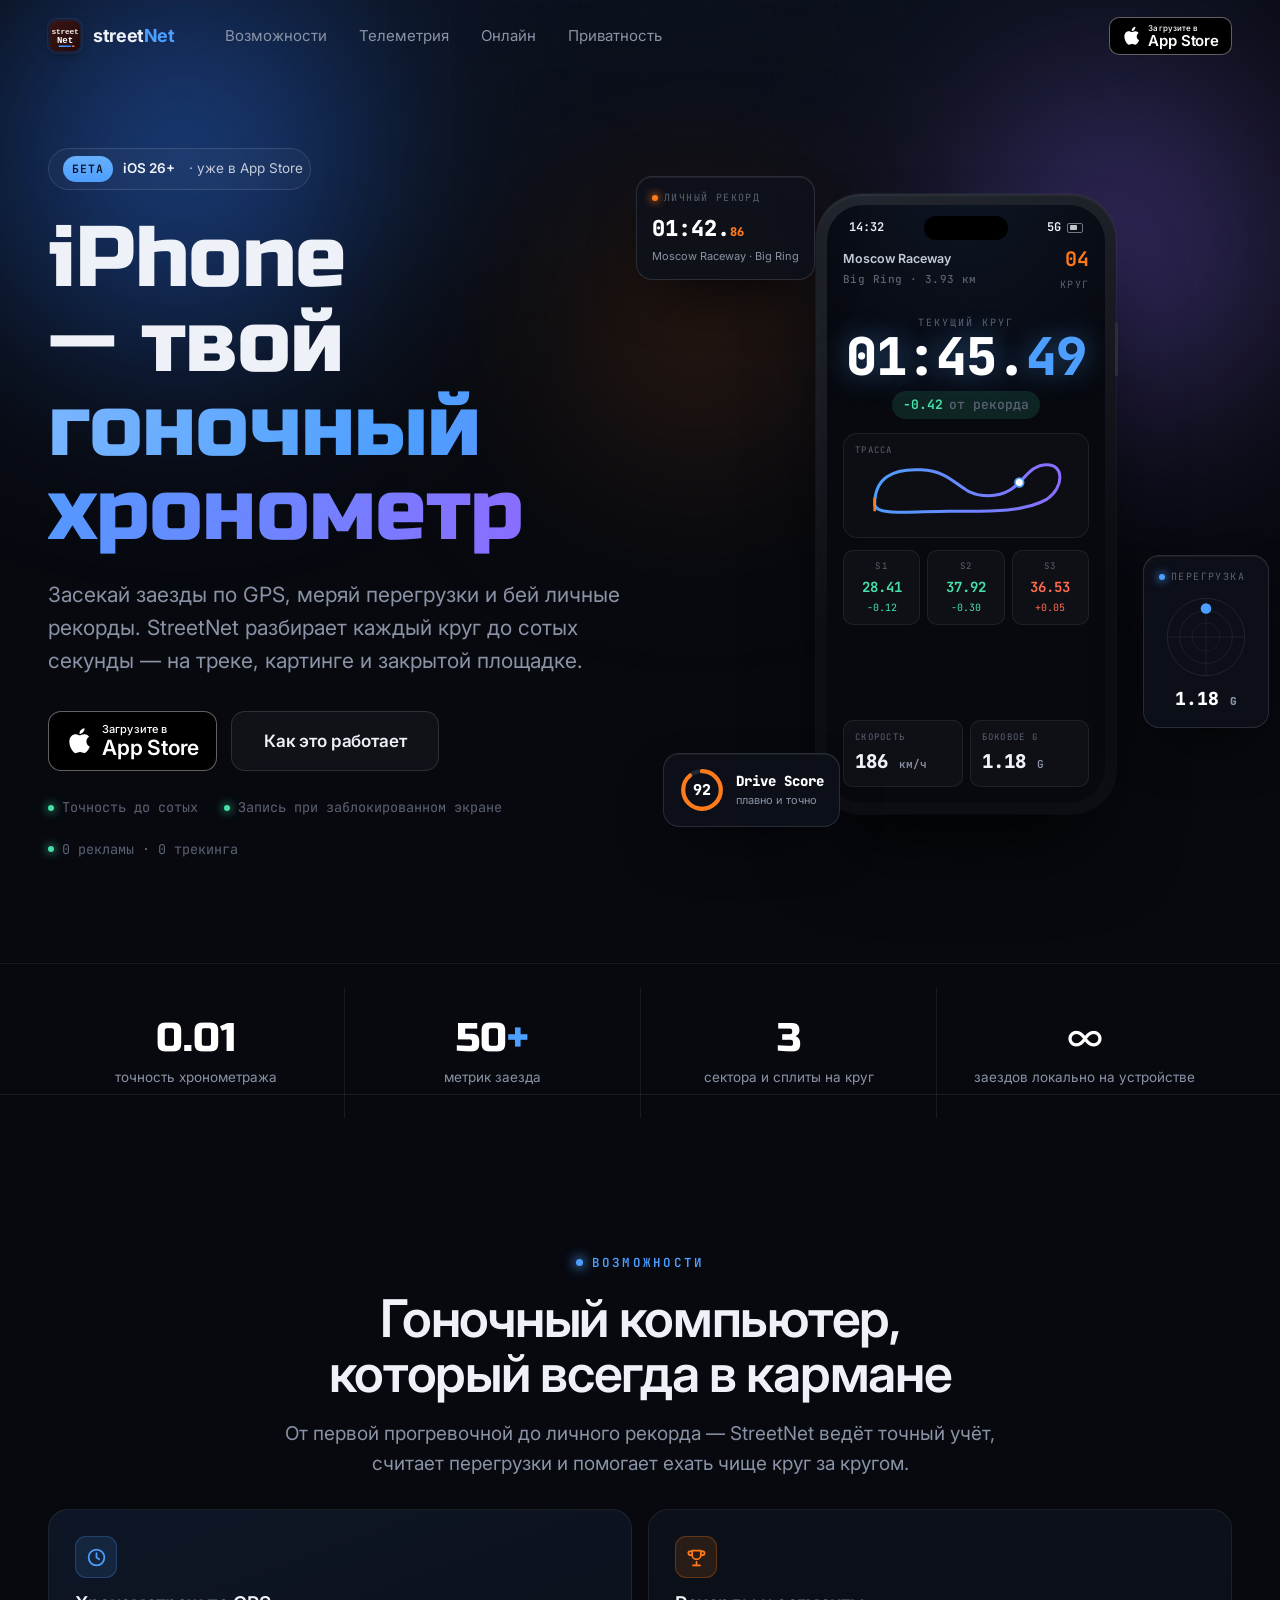
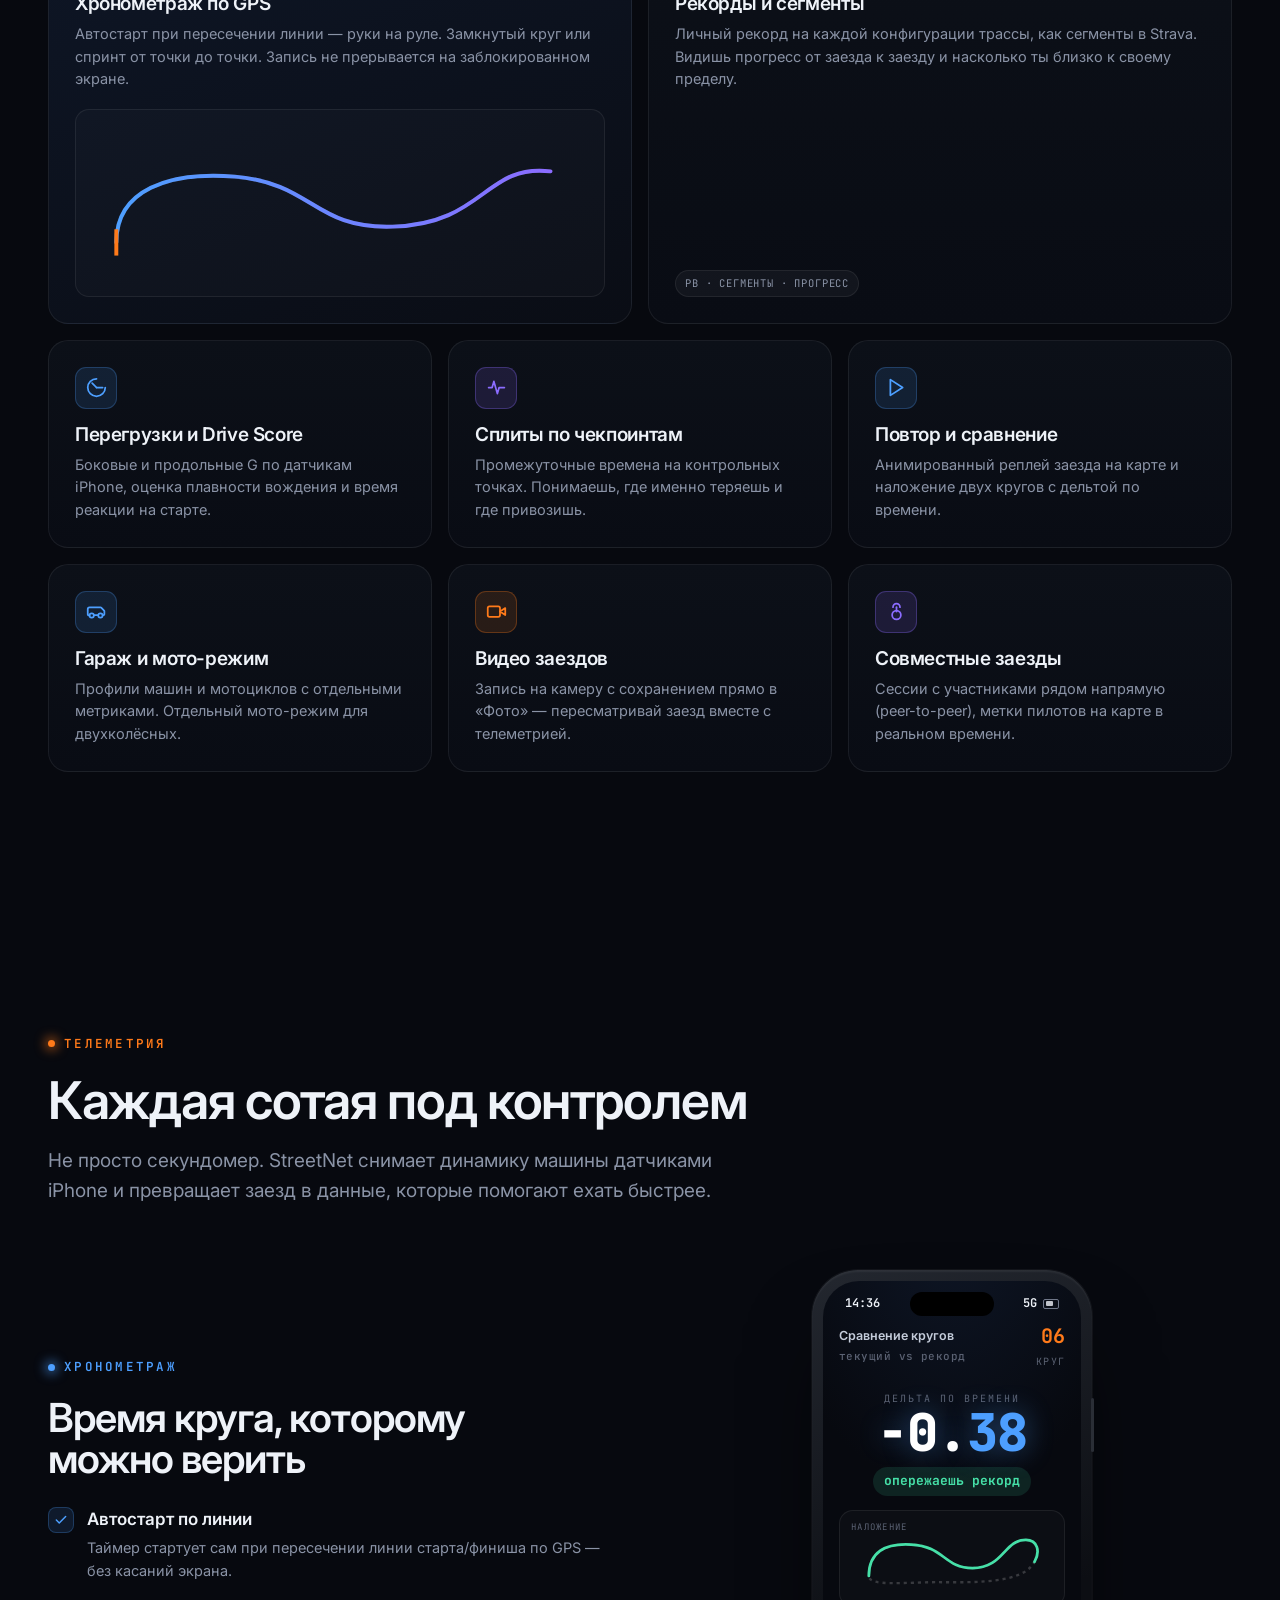
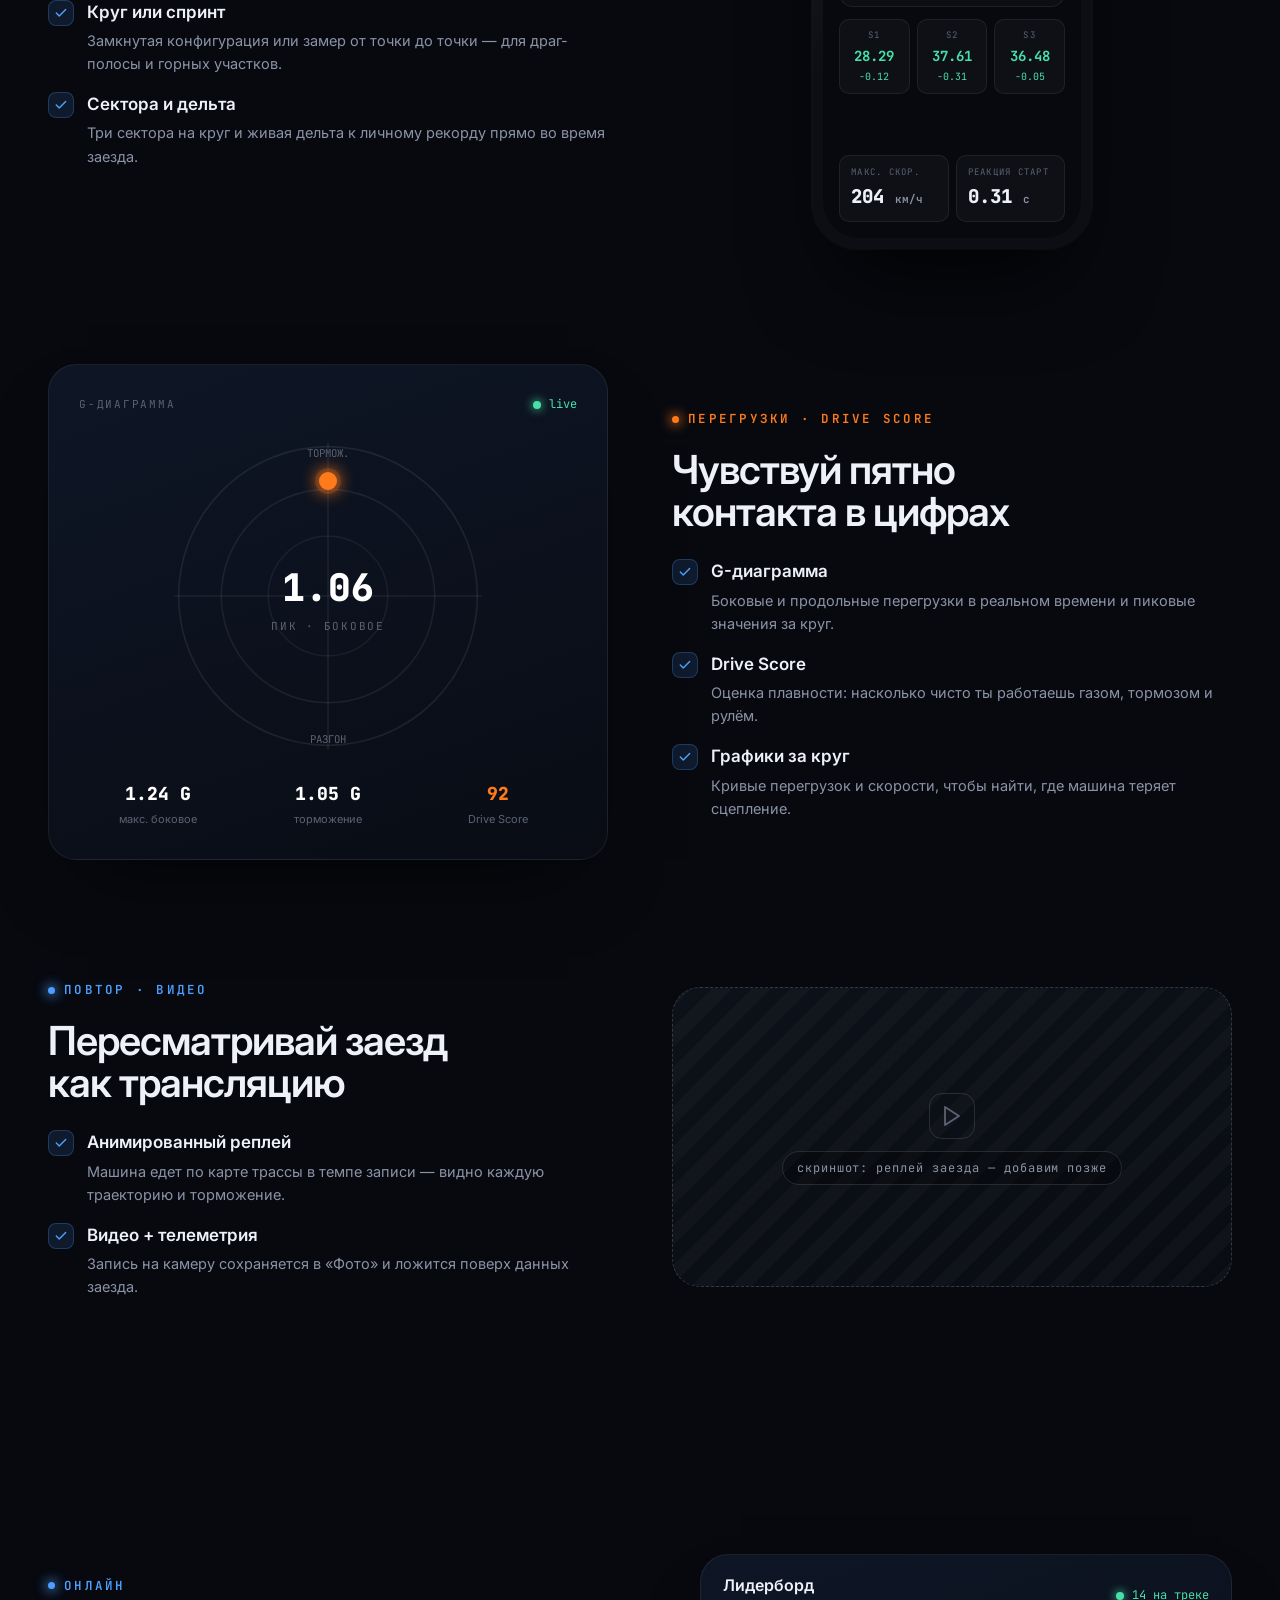
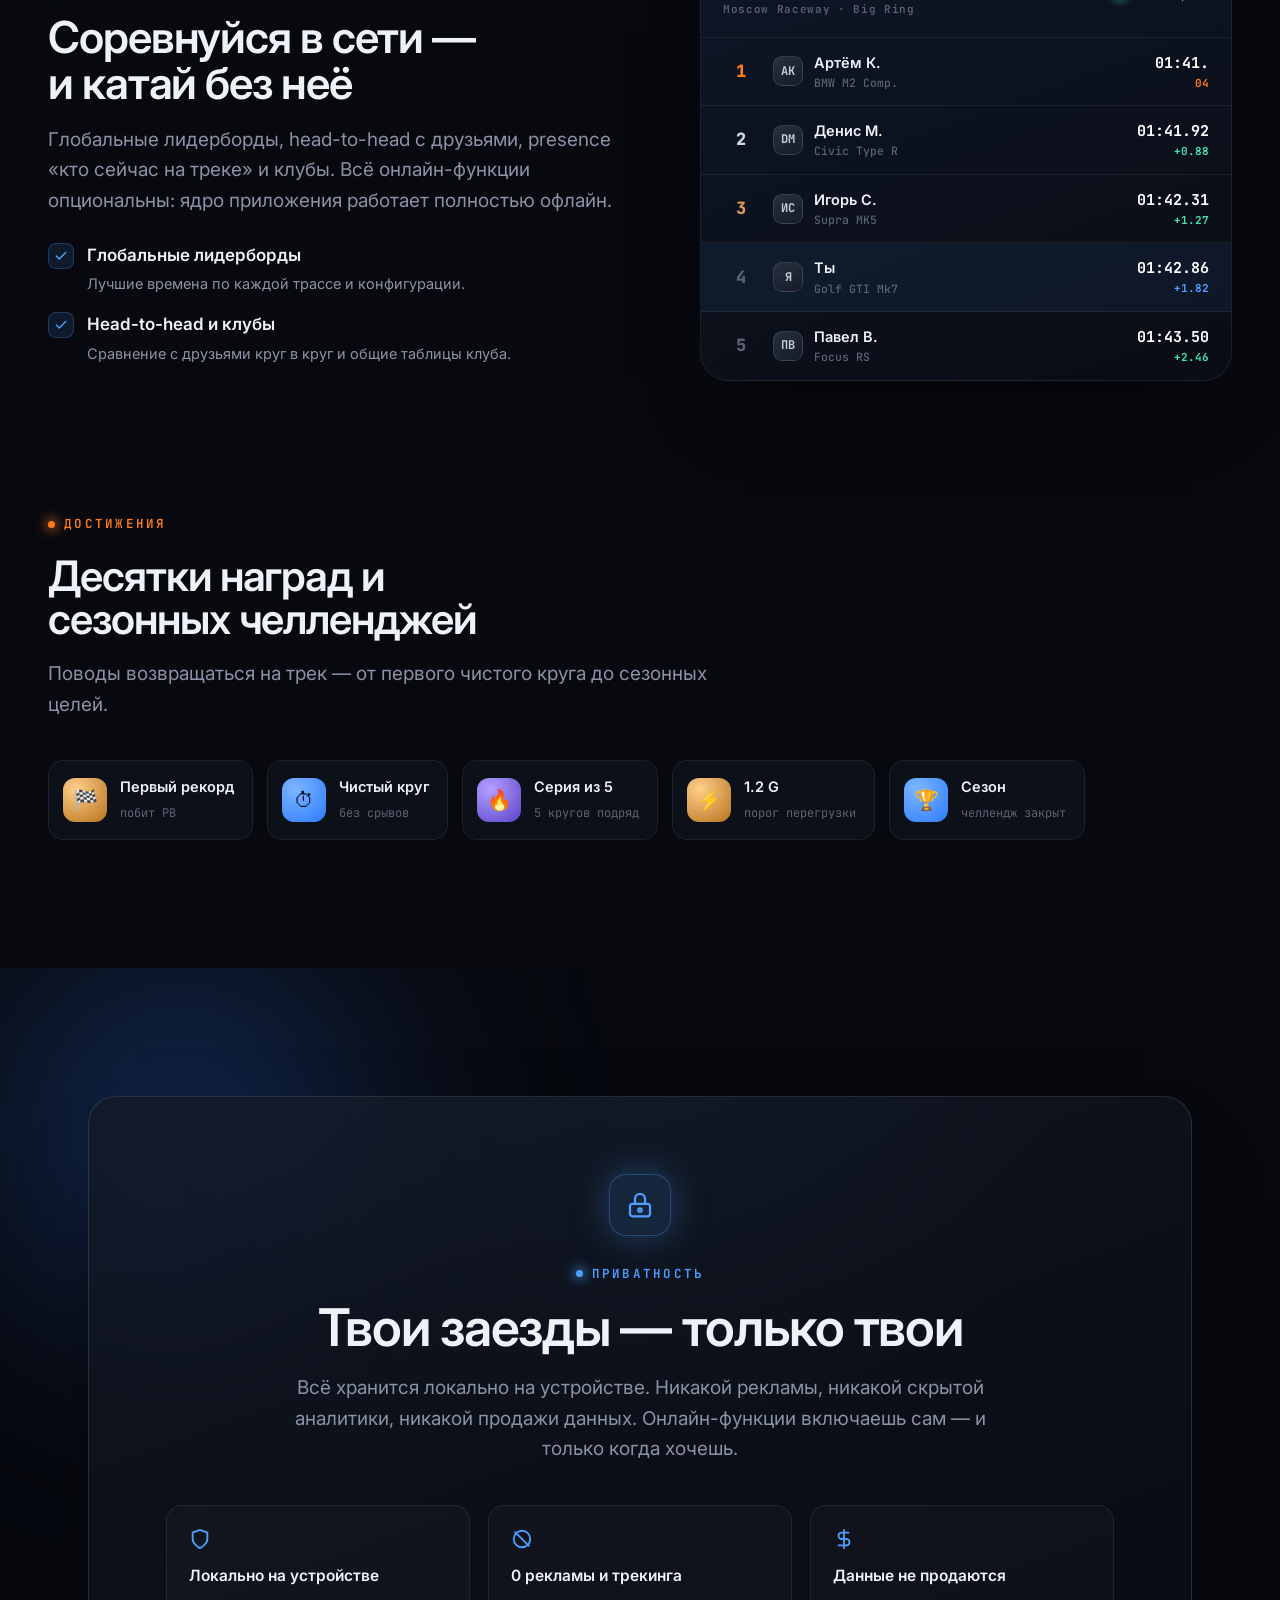
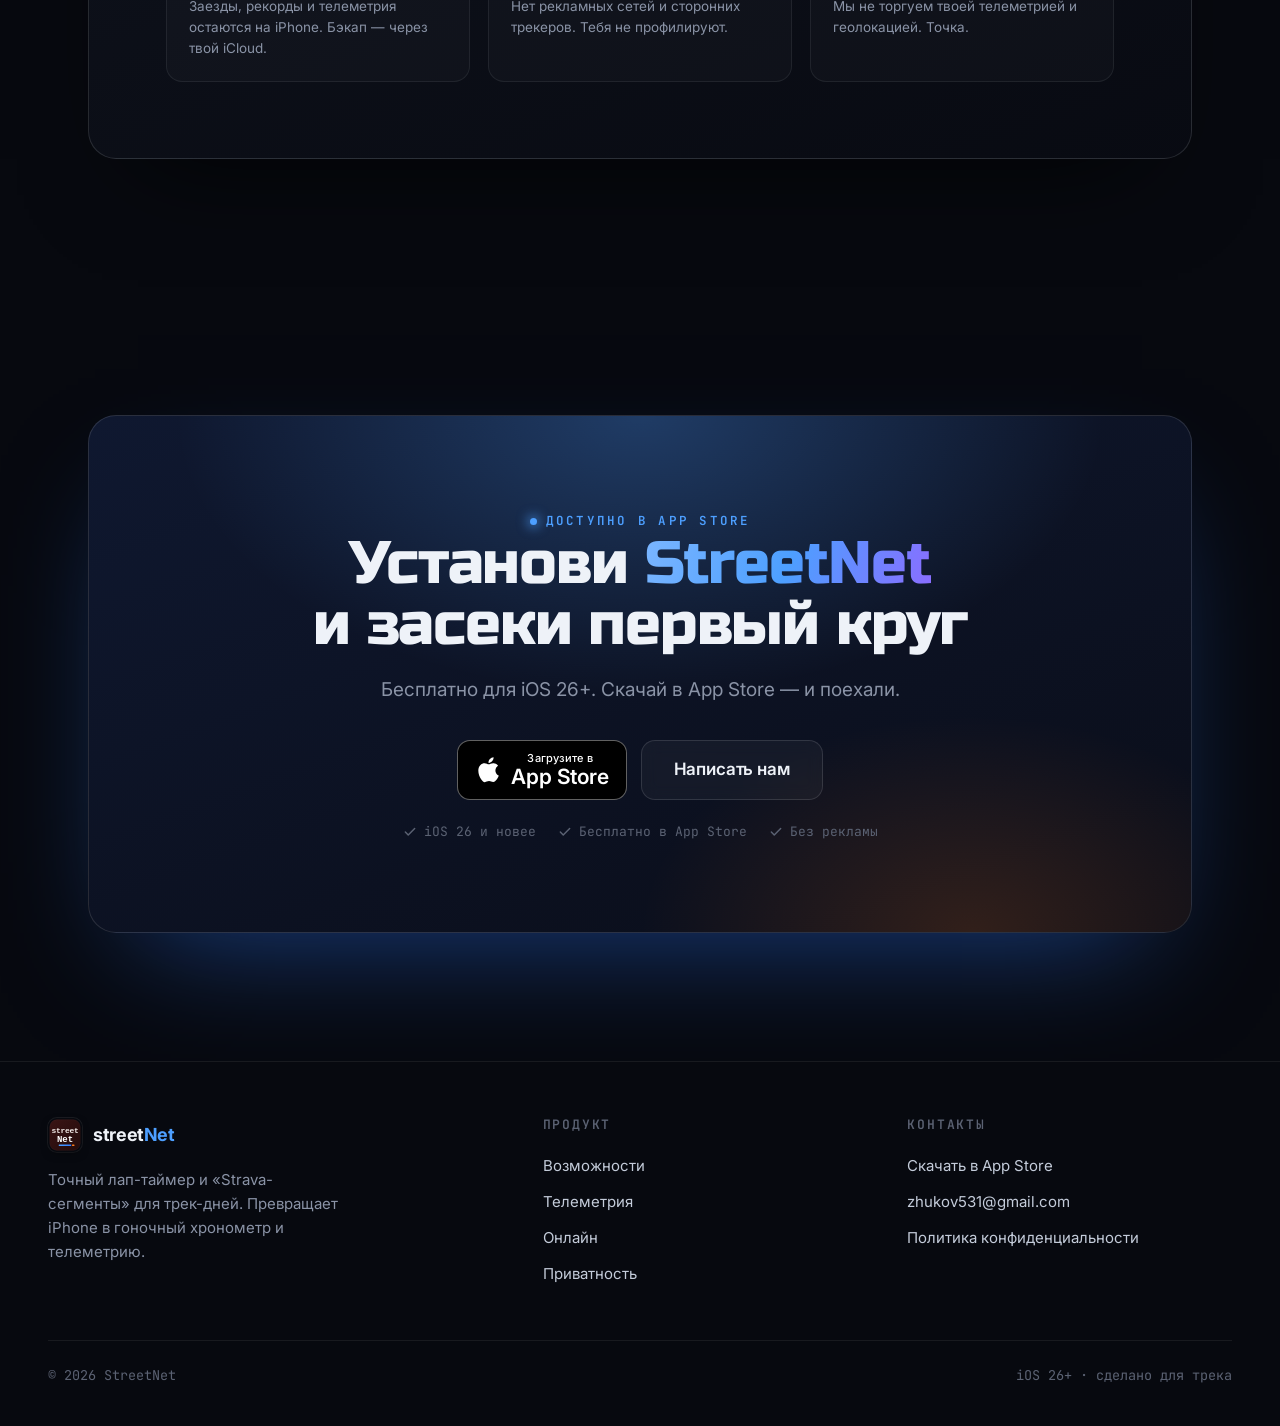
<file: index.html>
<!DOCTYPE html>
<html lang="ru">
<head>
<meta charset="UTF-8">
<meta name="viewport" content="width=device-width, initial-scale=1">
<title>StreetNet — точный лап-таймер и сегменты для трек-дней</title>
<meta name="description" content="StreetNet превращает iPhone в гоночный хронометр: время круга по GPS, перегрузки, личные рекорды и разбор каждого заезда до сотых секунды. iOS 26+, бесплатно в App Store.">
<link rel="canonical" href="https://streetnet.ru/">
<meta name="theme-color" content="#07090f">
<link rel="icon" href="favicon.svg" type="image/svg+xml">
<link rel="icon" href="favicon-32.png" sizes="32x32" type="image/png">
<link rel="apple-touch-icon" href="apple-touch-icon.png">
<!-- Open Graph / social preview -->
<meta property="og:type" content="website">
<meta property="og:site_name" content="StreetNet">
<meta property="og:locale" content="ru_RU">
<meta property="og:url" content="https://streetnet.ru/">
<meta property="og:title" content="StreetNet — точный лап-таймер и сегменты для трек-дней">
<meta property="og:description" content="iPhone как гоночный хронометр: время круга по GPS, перегрузки, личные рекорды и разбор каждого заезда до сотых. iOS 26+, бесплатно в App Store.">
<meta property="og:image" content="https://streetnet.ru/og.png">
<meta property="og:image:width" content="1200">
<meta property="og:image:height" content="630">
<meta name="twitter:card" content="summary_large_image">
<meta name="twitter:title" content="StreetNet — точный лап-таймер и сегменты для трек-дней">
<meta name="twitter:description" content="GPS-хронометраж, перегрузки и личные рекорды на iPhone. iOS 26+, бесплатно в App Store.">
<meta name="twitter:image" content="https://streetnet.ru/og.png">
<link rel="preconnect" href="https://fonts.googleapis.com">
<link rel="preconnect" href="https://fonts.gstatic.com" crossorigin>
<link href="https://fonts.googleapis.com/css2?family=Inter:wght@400;500;600;700&family=JetBrains+Mono:wght@500;600;700;800&family=Russo+One&display=swap&subset=cyrillic,cyrillic-ext,latin" rel="stylesheet">
<link rel="stylesheet" href="style.css">
<link rel="stylesheet" href="sections.css">
</head>
<body class="hero-a">
<div class="page">

<!-- ============ NAV ============ -->
<header class="nav" id="nav">
  <div class="wrap wrap-wide nav-inner">
    <a class="brand" href="#top" aria-label="StreetNet">
      <img class="brand-mark" src="favicon.svg" width="34" height="34" alt="">
      <span>street<i>Net</i></span>
    </a>
    <nav class="nav-links">
      <a href="#features">Возможности</a>
      <a href="#telemetry">Телеметрия</a>
      <a href="#online">Онлайн</a>
      <a href="#privacy">Приватность</a>
    </nav>
    <div class="nav-cta">
      <a class="appstore-badge ab-sm" href="https://apps.apple.com/app/id6775604333" target="_blank" rel="noopener" aria-label="Скачать в App Store">
        <svg viewBox="0 0 22 24" aria-hidden="true"><path d="M16.365 1.43c0 1.14-.493 2.27-1.177 3.08-.744.9-1.99 1.57-2.987 1.57-.12 0-.23-.02-.3-.03-.01-.06-.04-.22-.04-.39 0-1.15.572-2.27 1.206-2.98.804-.94 2.142-1.64 3.248-1.68.03.13.05.28.05.43zm4.565 15.71c-.03.07-.463 1.58-1.518 3.12-.945 1.34-1.94 2.71-3.43 2.71-1.517 0-1.9-.88-3.63-.88-1.698 0-2.302.91-3.67.91-1.377 0-2.332-1.26-3.428-2.8-1.287-1.82-2.323-4.63-2.323-7.28 0-4.28 2.797-6.55 5.552-6.55 1.448 0 2.675.95 3.6.95.865 0 2.222-1.01 3.902-1.01.613 0 2.886.06 4.374 2.19-.13.09-2.383 1.37-2.383 4.19 0 3.26 2.854 4.42 2.955 4.45z"/></svg>
        <span class="ab-txt"><span class="ab-1">Загрузите в</span><span class="ab-2">App&nbsp;Store</span></span>
      </a>
    </div>
  </div>
</header>

<!-- ============ HERO ============ -->
<section class="hero" id="top">
  <div class="aurora" aria-hidden="true">
    <span class="a1" data-par="0.04"></span>
    <span class="a2" data-par="0.06"></span>
    <span class="a3" data-par="0.03"></span>
  </div>
  <div class="wrap wrap-wide hero-grid">
    <div class="hero-copy">
      <span class="hero-badge" data-reveal>
        <span class="pill">Бета</span>
        <b>iOS&nbsp;26+</b>&nbsp;· уже в App&nbsp;Store
      </span>
      <h1 data-reveal data-delay="1">
        iPhone — твой <span class="grad">гоночный<br>хронометр</span>
      </h1>
      <p class="hero-sub" data-reveal data-delay="2">
        Засекай заезды по GPS, меряй перегрузки и бей личные рекорды.
        StreetNet разбирает каждый круг до сотых секунды — на треке, картинге и закрытой площадке.
      </p>
      <div class="hero-actions" data-reveal data-delay="3">
        <a class="appstore-badge" href="https://apps.apple.com/app/id6775604333" target="_blank" rel="noopener" aria-label="Скачать в App Store">
          <svg viewBox="0 0 22 24" aria-hidden="true"><path d="M16.365 1.43c0 1.14-.493 2.27-1.177 3.08-.744.9-1.99 1.57-2.987 1.57-.12 0-.23-.02-.3-.03-.01-.06-.04-.22-.04-.39 0-1.15.572-2.27 1.206-2.98.804-.94 2.142-1.64 3.248-1.68.03.13.05.28.05.43zm4.565 15.71c-.03.07-.463 1.58-1.518 3.12-.945 1.34-1.94 2.71-3.43 2.71-1.517 0-1.9-.88-3.63-.88-1.698 0-2.302.91-3.67.91-1.377 0-2.332-1.26-3.428-2.8-1.287-1.82-2.323-4.63-2.323-7.28 0-4.28 2.797-6.55 5.552-6.55 1.448 0 2.675.95 3.6.95.865 0 2.222-1.01 3.902-1.01.613 0 2.886.06 4.374 2.19-.13.09-2.383 1.37-2.383 4.19 0 3.26 2.854 4.42 2.955 4.45z"/></svg>
          <span class="ab-txt"><span class="ab-1">Загрузите в</span><span class="ab-2">App&nbsp;Store</span></span>
        </a>
        <a class="btn btn-ghost btn-lg" href="#telemetry">Как это работает</a>
      </div>
      <div class="hero-trust" data-reveal data-delay="4">
        <span>Точность до сотых</span>
        <span>Запись при заблокированном экране</span>
        <span>0 рекламы · 0 трекинга</span>
      </div>
    </div>

    <!-- phone + floating cards -->
    <div class="hero-stage" data-reveal data-delay="2">
      <div class="hero-cards" aria-hidden="true">
        <div class="fcard fcard-record" data-par="0.08">
          <div class="fc-l"><b></b>Личный рекорд</div>
          <div class="fc-v">01:42.<small>86</small></div>
          <div class="fc-meta">Moscow Raceway · Big Ring</div>
        </div>
        <div class="fcard fcard-g" data-par="0.12">
          <div class="fc-l"><b></b>Перегрузка</div>
          <div class="gmini">
            <svg viewBox="0 0 100 100" fill="none">
              <circle cx="50" cy="50" r="44" stroke="rgba(255,255,255,.10)" stroke-width="1"/>
              <circle cx="50" cy="50" r="30" stroke="rgba(255,255,255,.08)" stroke-width="1"/>
              <circle cx="50" cy="50" r="16" stroke="rgba(255,255,255,.06)" stroke-width="1"/>
              <line x1="50" y1="6" x2="50" y2="94" stroke="rgba(255,255,255,.07)" stroke-width="1"/>
              <line x1="6" y1="50" x2="94" y2="50" stroke="rgba(255,255,255,.07)" stroke-width="1"/>
              <circle id="gminiDot" cx="50" cy="50" r="6" fill="#4d9fff"/>
            </svg>
          </div>
          <div class="fc-v">1.18 <small>G</small></div>
        </div>
        <div class="fcard fcard-drive" data-par="0.06">
          <div class="drive-ring">
            <svg viewBox="0 0 44 44">
              <circle cx="22" cy="22" r="18" fill="none" stroke="rgba(255,255,255,.1)" stroke-width="4"/>
              <circle cx="22" cy="22" r="18" fill="none" stroke="#ff7a1a" stroke-width="4"
                stroke-linecap="round" stroke-dasharray="113" stroke-dashoffset="13"/>
            </svg>
            <b>92</b>
          </div>
          <div>
            <div class="fc-v">Drive Score</div>
            <div class="fc-meta">плавно и точно</div>
          </div>
        </div>
      </div>

      <div class="phone" data-par="0.03">
        <div class="phone-screen">
          <div class="island"></div>
          <div class="statusbar">
            <span>14:32</span>
            <span class="sb-r">5G <i></i></span>
          </div>
          <div class="hud">
            <div class="hud-top">
              <div class="hud-track">Moscow Raceway<small>Big Ring · 3.93 км</small></div>
              <div class="hud-lap"><b>04</b><small>круг</small></div>
            </div>
            <div class="hud-timer">
              <div class="lbl">Текущий круг</div>
              <div class="big" id="liveTimer">01:42.<span class="ms">86</span></div>
              <div class="hud-delta faster">−0.42 <span class="pr">от рекорда</span></div>
            </div>
            <div class="hud-map">
              <span class="mtag">Трасса</span>
              <svg viewBox="0 0 260 96" fill="none">
                <path id="trackPath" d="M24 70 C24 40 44 28 78 30 C120 32 120 60 156 60 C196 60 196 24 224 24 C244 24 244 50 224 64 C198 80 150 78 110 78 C70 78 24 84 24 70 Z"
                  stroke="url(#tg)" stroke-width="3.5" stroke-linecap="round"/>
                <defs><linearGradient id="tg" x1="0" y1="0" x2="1" y2="0">
                  <stop offset="0" stop-color="#4d9fff"/><stop offset="1" stop-color="#8b6cff"/>
                </linearGradient></defs>
                <!-- start/finish line -->
                <line x1="24" y1="62" x2="24" y2="78" stroke="#ff7a1a" stroke-width="3"/>
                <circle id="carDot" r="5" fill="#fff" stroke="#4d9fff" stroke-width="2"/>
              </svg>
            </div>
            <div class="hud-splits">
              <div class="split up"><div class="s-n">S1</div><div class="s-t">28.41</div><div class="s-d">−0.12</div></div>
              <div class="split up"><div class="s-n">S2</div><div class="s-t">37.92</div><div class="s-d">−0.30</div></div>
              <div class="split down"><div class="s-n">S3</div><div class="s-t">36.53</div><div class="s-d">+0.05</div></div>
            </div>
            <div class="hud-readout">
              <div class="ro"><div class="ro-l">Скорость</div><div class="ro-v">186 <u>км/ч</u></div></div>
              <div class="ro"><div class="ro-l">Боковое G</div><div class="ro-v">1.18 <u>G</u></div></div>
            </div>
          </div>
        </div>
      </div>
    </div>
  </div>
</section>

<!-- ============ STAT STRIP ============ -->
<section class="strip">
  <div class="wrap wrap-wide">
    <div class="strip-grid">
      <div class="strip-item" data-reveal><div class="s-v" data-count="0.01" data-suffix=" с">0.01<span class="u"></span></div><div class="s-l">точность хронометража</div></div>
      <div class="strip-item" data-reveal data-delay="1"><div class="s-v" data-count="50" data-suffix="+">50<span class="u">+</span></div><div class="s-l">метрик заезда</div></div>
      <div class="strip-item" data-reveal data-delay="2"><div class="s-v" data-count="3">3</div><div class="s-l">сектора и сплиты на круг</div></div>
      <div class="strip-item" data-reveal data-delay="3"><div class="s-v">∞</div><div class="s-l">заездов локально на устройстве</div></div>
    </div>
  </div>
</section>

<!-- ============ FEATURES BENTO ============ -->
<section class="section" id="features">
  <div class="wrap wrap-wide">
    <div class="section-head center" data-reveal>
      <span class="eyebrow">Возможности</span>
      <h2 class="section-title">Гоночный компьютер,<br>который всегда в кармане</h2>
      <p class="section-sub center">От первой прогревочной до личного рекорда — StreetNet ведёт точный учёт, считает перегрузки и помогает ехать чище круг за кругом.</p>
    </div>

    <div class="bento">
      <!-- big feature tile with replay visual -->
      <article class="tile tile-feature col-3 span2-m" data-reveal>
        <div class="tile-ic"><svg viewBox="0 0 24 24" fill="none" stroke="currentColor" stroke-width="2" stroke-linecap="round" stroke-linejoin="round"><circle cx="12" cy="12" r="9"/><path d="M12 7v5l3 2"/></svg></div>
        <h3>Хронометраж по GPS</h3>
        <p>Автостарт при пересечении линии — руки на руле. Замкнутый круг или спринт от точки до точки. Запись не прерывается на заблокированном экране.</p>
        <div class="mini-replay">
          <svg viewBox="0 0 380 120" fill="none">
            <path d="M20 90 C20 50 60 36 110 40 C170 45 170 80 230 78 C300 76 300 30 350 36"
              stroke="rgba(255,255,255,.12)" stroke-width="3"/>
            <path id="miniProg" d="M20 90 C20 50 60 36 110 40 C170 45 170 80 230 78 C300 76 300 30 350 36"
              stroke="url(#mg)" stroke-width="3" stroke-linecap="round" stroke-dasharray="600" stroke-dashoffset="600"/>
            <line x1="20" y1="80" x2="20" y2="100" stroke="#ff7a1a" stroke-width="3"/>
            <defs><linearGradient id="mg" x1="0" y1="0" x2="1" y2="0"><stop offset="0" stop-color="#4d9fff"/><stop offset="1" stop-color="#8b6cff"/></linearGradient></defs>
          </svg>
        </div>
      </article>

      <article class="tile is-orange col-3 span2-m" data-reveal data-delay="1">
        <div class="tile-ic"><svg viewBox="0 0 24 24" fill="none" stroke="currentColor" stroke-width="2" stroke-linecap="round" stroke-linejoin="round"><path d="M8 21h8"/><path d="M12 17v4"/><path d="M7 4h10v5a5 5 0 0 1-10 0z"/><path d="M17 5h3a2 2 0 0 1-2 4"/><path d="M7 5H4a2 2 0 0 0 2 4"/></svg></div>
        <h3>Рекорды и сегменты</h3>
        <p>Личный рекорд на каждой конфигурации трассы, как сегменты в Strava. Видишь прогресс от заезда к заезду и насколько ты близко к своему пределу.</p>
        <div class="tile-tag"><span class="chip">PB · сегменты · прогресс</span></div>
      </article>

      <article class="tile col-2" data-reveal>
        <div class="tile-ic"><svg viewBox="0 0 24 24" fill="none" stroke="currentColor" stroke-width="2" stroke-linecap="round" stroke-linejoin="round"><path d="M12 2a10 10 0 1 0 10 10"/><path d="M12 12 7 7"/><path d="M12 12h7"/></svg></div>
        <h3>Перегрузки и Drive&nbsp;Score</h3>
        <p>Боковые и продольные G по датчикам iPhone, оценка плавности вождения и время реакции на старте.</p>
      </article>

      <article class="tile is-violet col-2" data-reveal data-delay="1">
        <div class="tile-ic"><svg viewBox="0 0 24 24" fill="none" stroke="currentColor" stroke-width="2" stroke-linecap="round" stroke-linejoin="round"><path d="M3 12h4l2-7 4 14 2-7h6"/></svg></div>
        <h3>Сплиты по чекпоинтам</h3>
        <p>Промежуточные времена на контрольных точках. Понимаешь, где именно теряешь и где привозишь.</p>
      </article>

      <article class="tile col-2" data-reveal data-delay="2">
        <div class="tile-ic"><svg viewBox="0 0 24 24" fill="none" stroke="currentColor" stroke-width="2" stroke-linecap="round" stroke-linejoin="round"><polygon points="5 3 19 12 5 21 5 3"/></svg></div>
        <h3>Повтор и сравнение</h3>
        <p>Анимированный реплей заезда на карте и наложение двух кругов с дельтой по времени.</p>
      </article>

      <article class="tile col-2" data-reveal>
        <div class="tile-ic"><svg viewBox="0 0 24 24" fill="none" stroke="currentColor" stroke-width="2" stroke-linecap="round" stroke-linejoin="round"><path d="M14 16H9m10 0h1a1 1 0 0 0 1-1v-3.3a1 1 0 0 0-.3-.7l-3.3-3.3a1 1 0 0 0-.7-.3H4a2 2 0 0 0-2 2v6a1 1 0 0 0 1 1h1"/><circle cx="6.5" cy="16.5" r="2.5"/><circle cx="16.5" cy="16.5" r="2.5"/></svg></div>
        <h3>Гараж и мото-режим</h3>
        <p>Профили машин и мотоциклов с отдельными метриками. Отдельный мото-режим для двухколёсных.</p>
      </article>

      <article class="tile is-orange col-2" data-reveal data-delay="1">
        <div class="tile-ic"><svg viewBox="0 0 24 24" fill="none" stroke="currentColor" stroke-width="2" stroke-linecap="round" stroke-linejoin="round"><path d="m22 8-6 4 6 4V8Z"/><rect x="2" y="6" width="14" height="12" rx="2"/></svg></div>
        <h3>Видео заездов</h3>
        <p>Запись на камеру с сохранением прямо в «Фото» — пересматривай заезд вместе с телеметрией.</p>
      </article>

      <article class="tile is-violet col-2" data-reveal data-delay="2">
        <div class="tile-ic"><svg viewBox="0 0 24 24" fill="none" stroke="currentColor" stroke-width="2" stroke-linecap="round" stroke-linejoin="round"><path d="M16 7a4 4 0 1 0-8 0"/><path d="M12 7v5"/><circle cx="12" cy="16" r="5"/></svg></div>
        <h3>Совместные заезды</h3>
        <p>Сессии с участниками рядом напрямую (peer-to-peer), метки пилотов на карте в реальном времени.</p>
      </article>
    </div>
  </div>
</section>

<!-- ============ TELEMETRY DEEP-DIVES ============ -->
<section class="section" id="telemetry">
  <div class="wrap wrap-wide">
    <div class="section-head" data-reveal>
      <span class="eyebrow is-orange">Телеметрия</span>
      <h2 class="section-title">Каждая сотая под контролем</h2>
      <p class="section-sub">Не просто секундомер. StreetNet снимает динамику машины датчиками iPhone и превращает заезд в данные, которые помогают ехать быстрее.</p>
    </div>

    <!-- dive 1: lap timing -->
    <div class="dive" style="margin-top:64px">
      <div class="dive-copy" data-reveal>
        <span class="eyebrow">Хронометраж</span>
        <h3 class="section-title" style="font-size:clamp(26px,3.4vw,40px)">Время круга, которому можно верить</h3>
        <ul class="feat-list">
          <li><span class="fi"><svg viewBox="0 0 24 24" fill="none" stroke="currentColor" stroke-width="2.5" stroke-linecap="round" stroke-linejoin="round"><path d="M20 6 9 17l-5-5"/></svg></span><div><b>Автостарт по линии</b><p>Таймер стартует сам при пересечении линии старта/финиша по GPS — без касаний экрана.</p></div></li>
          <li><span class="fi"><svg viewBox="0 0 24 24" fill="none" stroke="currentColor" stroke-width="2.5" stroke-linecap="round" stroke-linejoin="round"><path d="M20 6 9 17l-5-5"/></svg></span><div><b>Круг или спринт</b><p>Замкнутая конфигурация или замер от точки до точки — для драг-полосы и горных участков.</p></div></li>
          <li><span class="fi"><svg viewBox="0 0 24 24" fill="none" stroke="currentColor" stroke-width="2.5" stroke-linecap="round" stroke-linejoin="round"><path d="M20 6 9 17l-5-5"/></svg></span><div><b>Сектора и дельта</b><p>Три сектора на круг и живая дельта к личному рекорду прямо во время заезда.</p></div></li>
        </ul>
      </div>
      <div class="dive-media" data-reveal data-delay="1">
        <div class="phone" style="--w:280px">
          <div class="phone-screen">
            <div class="island"></div>
            <div class="statusbar"><span>14:36</span><span class="sb-r">5G <i></i></span></div>
            <div class="hud">
              <div class="hud-top">
                <div class="hud-track">Сравнение кругов<small>текущий vs рекорд</small></div>
                <div class="hud-lap"><b>06</b><small>круг</small></div>
              </div>
              <div class="hud-timer">
                <div class="lbl">Дельта по времени</div>
                <div class="big">−0.<span class="ms">38</span></div>
                <div class="hud-delta faster">опережаешь рекорд</div>
              </div>
              <div class="hud-map">
                <span class="mtag">Наложение</span>
                <svg viewBox="0 0 260 96" fill="none">
                  <path d="M24 70 C24 40 44 28 78 30 C120 32 120 60 156 60 C196 60 196 24 224 24 C244 24 244 50 224 64 C198 80 150 78 110 78 C70 78 24 84 24 70 Z" stroke="rgba(255,255,255,.18)" stroke-width="3" stroke-dasharray="4 5"/>
                  <path d="M24 70 C24 40 44 28 78 30 C120 32 120 60 156 60 C196 60 196 24 224 24 C244 24 244 50 224 64 C198 80 150 78 110 78 C70 78 24 84 24 70 Z" stroke="#46e0a8" stroke-width="3.5" stroke-linecap="round" stroke-dasharray="430" stroke-dashoffset="150"/>
                </svg>
              </div>
              <div class="hud-splits">
                <div class="split up"><div class="s-n">S1</div><div class="s-t">28.29</div><div class="s-d">−0.12</div></div>
                <div class="split up"><div class="s-n">S2</div><div class="s-t">37.61</div><div class="s-d">−0.31</div></div>
                <div class="split up"><div class="s-n">S3</div><div class="s-t">36.48</div><div class="s-d">−0.05</div></div>
              </div>
              <div class="hud-readout">
                <div class="ro"><div class="ro-l">Макс. скор.</div><div class="ro-v">204 <u>км/ч</u></div></div>
                <div class="ro"><div class="ro-l">Реакция старт</div><div class="ro-v">0.31 <u>с</u></div></div>
              </div>
            </div>
          </div>
        </div>
      </div>
    </div>

    <!-- dive 2: G-meter -->
    <div class="dive flip">
      <div class="dive-copy" data-reveal>
        <span class="eyebrow is-orange">Перегрузки · Drive Score</span>
        <h3 class="section-title" style="font-size:clamp(26px,3.4vw,40px)">Чувствуй пятно контакта в цифрах</h3>
        <ul class="feat-list">
          <li><span class="fi"><svg viewBox="0 0 24 24" fill="none" stroke="currentColor" stroke-width="2.5" stroke-linecap="round" stroke-linejoin="round"><path d="M20 6 9 17l-5-5"/></svg></span><div><b>G-диаграмма</b><p>Боковые и продольные перегрузки в реальном времени и пиковые значения за круг.</p></div></li>
          <li><span class="fi"><svg viewBox="0 0 24 24" fill="none" stroke="currentColor" stroke-width="2.5" stroke-linecap="round" stroke-linejoin="round"><path d="M20 6 9 17l-5-5"/></svg></span><div><b>Drive Score</b><p>Оценка плавности: насколько чисто ты работаешь газом, тормозом и рулём.</p></div></li>
          <li><span class="fi"><svg viewBox="0 0 24 24" fill="none" stroke="currentColor" stroke-width="2.5" stroke-linecap="round" stroke-linejoin="round"><path d="M20 6 9 17l-5-5"/></svg></span><div><b>Графики за круг</b><p>Кривые перегрузок и скорости, чтобы найти, где машина теряет сцепление.</p></div></li>
        </ul>
      </div>
      <div class="dive-media" data-reveal data-delay="1">
        <div class="gauge-card">
          <div class="gauge-head">
            <span class="gh-l">G-диаграмма</span>
            <span class="gh-score">
              <span class="presence"><i></i>live</span>
            </span>
          </div>
          <div class="gauge-wrap">
            <svg viewBox="0 0 300 300" fill="none">
              <circle cx="150" cy="150" r="140" stroke="rgba(255,255,255,.08)" stroke-width="1.5"/>
              <circle cx="150" cy="150" r="100" stroke="rgba(255,255,255,.07)" stroke-width="1.5"/>
              <circle cx="150" cy="150" r="56" stroke="rgba(255,255,255,.06)" stroke-width="1.5"/>
              <line x1="150" y1="6" x2="150" y2="294" stroke="rgba(255,255,255,.07)" stroke-width="1.5"/>
              <line x1="6" y1="150" x2="294" y2="150" stroke="rgba(255,255,255,.07)" stroke-width="1.5"/>
              <text x="150" y="20" fill="#5b6273" font-family="JetBrains Mono" font-size="10" text-anchor="middle">ТОРМОЖ.</text>
              <text x="150" y="288" fill="#5b6273" font-family="JetBrains Mono" font-size="10" text-anchor="middle">РАЗГОН</text>
              <path id="gTrail" d="" stroke="rgba(255,122,26,.35)" stroke-width="2.5" fill="none" stroke-linecap="round"/>
            </svg>
            <div class="g-dot" id="gDot"></div>
            <div class="g-val"><b id="gNum">1.18</b><small>пик · боковое</small></div>
          </div>
          <div class="gauge-foot">
            <div class="gf"><div class="v">1.24 G</div><div class="l">макс. боковое</div></div>
            <div class="gf"><div class="v">1.05 G</div><div class="l">торможение</div></div>
            <div class="gf"><div class="v" style="color:var(--orange)">92</div><div class="l">Drive Score</div></div>
          </div>
        </div>
      </div>
    </div>

    <!-- dive 3: replay (placeholder for future screenshot) -->
    <div class="dive">
      <div class="dive-copy" data-reveal>
        <span class="eyebrow">Повтор · видео</span>
        <h3 class="section-title" style="font-size:clamp(26px,3.4vw,40px)">Пересматривай заезд как трансляцию</h3>
        <ul class="feat-list">
          <li><span class="fi"><svg viewBox="0 0 24 24" fill="none" stroke="currentColor" stroke-width="2.5" stroke-linecap="round" stroke-linejoin="round"><path d="M20 6 9 17l-5-5"/></svg></span><div><b>Анимированный реплей</b><p>Машина едет по карте трассы в темпе записи — видно каждую траекторию и торможение.</p></div></li>
          <li><span class="fi"><svg viewBox="0 0 24 24" fill="none" stroke="currentColor" stroke-width="2.5" stroke-linecap="round" stroke-linejoin="round"><path d="M20 6 9 17l-5-5"/></svg></span><div><b>Видео + телеметрия</b><p>Запись на камеру сохраняется в «Фото» и ложится поверх данных заезда.</p></div></li>
        </ul>
      </div>
      <div class="dive-media" data-reveal data-delay="1">
        <div class="ph">
          <div>
            <div class="ph-ic"><svg viewBox="0 0 24 24" fill="none" stroke="currentColor" stroke-width="1.8" stroke-linecap="round" stroke-linejoin="round"><polygon points="5 3 19 12 5 21 5 3"/></svg></div>
            <span class="ph-tag">скриншот: реплей заезда — добавим позже</span>
          </div>
        </div>
      </div>
    </div>
  </div>
</section>

<!-- ============ ONLINE ============ -->
<section class="section" id="online">
  <div class="wrap wrap-wide">
    <div class="online-grid">
      <div class="dive-copy" data-reveal>
        <span class="eyebrow">Онлайн</span>
        <h2 class="section-title" style="font-size:clamp(28px,4vw,44px)">Соревнуйся в сети —<br>и катай без неё</h2>
        <p class="section-sub">Глобальные лидерборды, head-to-head с друзьями, presence «кто сейчас на треке» и клубы. Всё онлайн-функции опциональны: ядро приложения работает полностью офлайн.</p>
        <ul class="feat-list">
          <li><span class="fi"><svg viewBox="0 0 24 24" fill="none" stroke="currentColor" stroke-width="2.5" stroke-linecap="round" stroke-linejoin="round"><path d="M20 6 9 17l-5-5"/></svg></span><div><b>Глобальные лидерборды</b><p>Лучшие времена по каждой трассе и конфигурации.</p></div></li>
          <li><span class="fi"><svg viewBox="0 0 24 24" fill="none" stroke="currentColor" stroke-width="2.5" stroke-linecap="round" stroke-linejoin="round"><path d="M20 6 9 17l-5-5"/></svg></span><div><b>Head-to-head и клубы</b><p>Сравнение с друзьями круг в круг и общие таблицы клуба.</p></div></li>
        </ul>
      </div>
      <div class="dive-media" data-reveal data-delay="1">
        <div class="board">
          <div class="board-head">
            <div class="bh-t">Лидерборд<small>Moscow Raceway · Big Ring</small></div>
            <span class="presence"><i></i>14 на треке</span>
          </div>
          <div class="row podium-1"><div class="rk">1</div><div class="who"><span class="av">АК</span><span class="nm">Артём К.<small>BMW M2 Comp.</small></span></div><div class="tt">01:41.<small style="color:var(--orange)">04</small></div></div>
          <div class="row podium-2"><div class="rk">2</div><div class="who"><span class="av">DM</span><span class="nm">Денис М.<small>Civic Type R</small></span></div><div class="tt">01:41.92<small>+0.88</small></div></div>
          <div class="row podium-3"><div class="rk">3</div><div class="who"><span class="av">ИС</span><span class="nm">Игорь С.<small>Supra MK5</small></span></div><div class="tt">01:42.31<small>+1.27</small></div></div>
          <div class="row me"><div class="rk">4</div><div class="who"><span class="av">Я</span><span class="nm">Ты<small>Golf GTI Mk7</small></span></div><div class="tt">01:42.86<small>+1.82</small></div></div>
          <div class="row"><div class="rk">5</div><div class="who"><span class="av">ПВ</span><span class="nm">Павел В.<small>Focus RS</small></span></div><div class="tt">01:43.50<small>+2.46</small></div></div>
        </div>
      </div>
    </div>
  </div>
</section>

<!-- ============ ACHIEVEMENTS ============ -->
<section class="section" style="padding-top:0">
  <div class="wrap wrap-wide">
    <div class="section-head" data-reveal>
      <span class="eyebrow is-orange">Достижения</span>
      <h2 class="section-title" style="font-size:clamp(26px,3.6vw,42px)">Десятки наград и сезонных челленджей</h2>
      <p class="section-sub">Поводы возвращаться на трек — от первого чистого круга до сезонных целей.</p>
    </div>
    <div class="medals">
      <div class="medal gold" data-reveal><div class="mi">🏁</div><div class="mt"><b>Первый рекорд</b><span>побит PB</span></div></div>
      <div class="medal blue" data-reveal data-delay="1"><div class="mi">⏱</div><div class="mt"><b>Чистый круг</b><span>без срывов</span></div></div>
      <div class="medal violet" data-reveal data-delay="2"><div class="mi">🔥</div><div class="mt"><b>Серия из 5</b><span>5 кругов подряд</span></div></div>
      <div class="medal gold" data-reveal data-delay="3"><div class="mi">⚡</div><div class="mt"><b>1.2 G</b><span>порог перегрузки</span></div></div>
      <div class="medal blue" data-reveal data-delay="4"><div class="mi">🏆</div><div class="mt"><b>Сезон</b><span>челлендж закрыт</span></div></div>
    </div>
  </div>
</section>

<!-- ============ PRIVACY (USP) ============ -->
<section class="section privacy" id="privacy">
  <div class="aurora" aria-hidden="true"><span class="a1" style="opacity:.3" data-par="0.03"></span></div>
  <div class="wrap">
    <div class="privacy-card" data-reveal>
      <div class="privacy-lock">
        <svg viewBox="0 0 24 24" fill="none" stroke="currentColor" stroke-width="1.8" stroke-linecap="round" stroke-linejoin="round"><rect x="4" y="11" width="16" height="10" rx="2"/><path d="M8 11V7a4 4 0 0 1 8 0v4"/><circle cx="12" cy="16" r="1.4"/></svg>
      </div>
      <span class="eyebrow" style="justify-content:center">Приватность</span>
      <h2 class="section-title" style="margin-top:16px">Твои заезды — только твои</h2>
      <p class="section-sub center">Всё хранится локально на устройстве. Никакой рекламы, никакой скрытой аналитики, никакой продажи данных. Онлайн-функции включаешь сам — и только когда хочешь.</p>
      <div class="privacy-points">
        <div class="pp">
          <div class="pp-i"><svg viewBox="0 0 24 24" fill="none" stroke="currentColor" stroke-width="2" stroke-linecap="round" stroke-linejoin="round"><path d="M12 22s8-4 8-10V5l-8-3-8 3v7c0 6 8 10 8 10Z"/></svg></div>
          <b>Локально на устройстве</b><p>Заезды, рекорды и телеметрия остаются на iPhone. Бэкап — через твой iCloud.</p>
        </div>
        <div class="pp">
          <div class="pp-i"><svg viewBox="0 0 24 24" fill="none" stroke="currentColor" stroke-width="2" stroke-linecap="round" stroke-linejoin="round"><circle cx="12" cy="12" r="9"/><path d="m4.5 4.5 15 15"/></svg></div>
          <b>0 рекламы и трекинга</b><p>Нет рекламных сетей и сторонних трекеров. Тебя не профилируют.</p>
        </div>
        <div class="pp">
          <div class="pp-i"><svg viewBox="0 0 24 24" fill="none" stroke="currentColor" stroke-width="2" stroke-linecap="round" stroke-linejoin="round"><path d="M12 2v20"/><path d="M17 5H9.5a3.5 3.5 0 0 0 0 7h5a3.5 3.5 0 0 1 0 7H6"/></svg></div>
          <b>Данные не продаются</b><p>Мы не торгуем твоей телеметрией и геолокацией. Точка.</p>
        </div>
      </div>
    </div>
  </div>
</section>

<!-- ============ FINAL CTA ============ -->
<section class="section cta-final">
  <div class="wrap">
    <div class="cta-card" data-reveal>
      <span class="eyebrow" style="justify-content:center">Доступно в App&nbsp;Store</span>
      <h2>Установи <span class="grad">StreetNet</span><br>и засеки первый круг</h2>
      <p>Бесплатно для iOS 26+. Скачай в App Store — и поехали.</p>
      <div class="cta-actions">
        <a class="appstore-badge" href="https://apps.apple.com/app/id6775604333" target="_blank" rel="noopener" aria-label="Скачать в App Store">
          <svg viewBox="0 0 22 24" aria-hidden="true"><path d="M16.365 1.43c0 1.14-.493 2.27-1.177 3.08-.744.9-1.99 1.57-2.987 1.57-.12 0-.23-.02-.3-.03-.01-.06-.04-.22-.04-.39 0-1.15.572-2.27 1.206-2.98.804-.94 2.142-1.64 3.248-1.68.03.13.05.28.05.43zm4.565 15.71c-.03.07-.463 1.58-1.518 3.12-.945 1.34-1.94 2.71-3.43 2.71-1.517 0-1.9-.88-3.63-.88-1.698 0-2.302.91-3.67.91-1.377 0-2.332-1.26-3.428-2.8-1.287-1.82-2.323-4.63-2.323-7.28 0-4.28 2.797-6.55 5.552-6.55 1.448 0 2.675.95 3.6.95.865 0 2.222-1.01 3.902-1.01.613 0 2.886.06 4.374 2.19-.13.09-2.383 1.37-2.383 4.19 0 3.26 2.854 4.42 2.955 4.45z"/></svg>
          <span class="ab-txt"><span class="ab-1">Загрузите в</span><span class="ab-2">App&nbsp;Store</span></span>
        </a>
        <a class="btn btn-ghost btn-lg" href="mailto:zhukov531@gmail.com">Написать нам</a>
      </div>
      <div class="cta-meta">
        <span><svg width="14" height="14" viewBox="0 0 24 24" fill="none" stroke="currentColor" stroke-width="2.5" stroke-linecap="round" stroke-linejoin="round"><path d="M20 6 9 17l-5-5"/></svg>iOS 26 и новее</span>
        <span><svg width="14" height="14" viewBox="0 0 24 24" fill="none" stroke="currentColor" stroke-width="2.5" stroke-linecap="round" stroke-linejoin="round"><path d="M20 6 9 17l-5-5"/></svg>Бесплатно в App Store</span>
        <span><svg width="14" height="14" viewBox="0 0 24 24" fill="none" stroke="currentColor" stroke-width="2.5" stroke-linecap="round" stroke-linejoin="round"><path d="M20 6 9 17l-5-5"/></svg>Без рекламы</span>
      </div>
    </div>
  </div>
</section>

<!-- ============ FOOTER ============ -->
<footer class="footer">
  <div class="wrap wrap-wide">
    <div class="footer-grid">
      <div>
        <a class="brand" href="#top"><img class="brand-mark" src="favicon.svg" width="34" height="34" alt=""><span>street<i>Net</i></span></a>
        <p class="footer-blurb">Точный лап-таймер и «Strava-сегменты» для трек-дней. Превращает iPhone в гоночный хронометр и телеметрию.</p>
      </div>
      <div class="footer-col">
        <h4>Продукт</h4>
        <a href="#features">Возможности</a>
        <a href="#telemetry">Телеметрия</a>
        <a href="#online">Онлайн</a>
        <a href="#privacy">Приватность</a>
      </div>
      <div class="footer-col">
        <h4>Контакты</h4>
        <a href="https://apps.apple.com/app/id6775604333" target="_blank" rel="noopener">Скачать в App Store</a>
        <a href="mailto:zhukov531@gmail.com">zhukov531@gmail.com</a>
        <a href="privacy.html">Политика конфиденциальности</a>
      </div>
    </div>
    <div class="footer-bottom">
      <span>© 2026 StreetNet</span>
      <span>iOS 26+ · сделано для трека</span>
    </div>
  </div>
</footer>

</div>
<script src="app.js"></script>
</body>
</html>
</file>
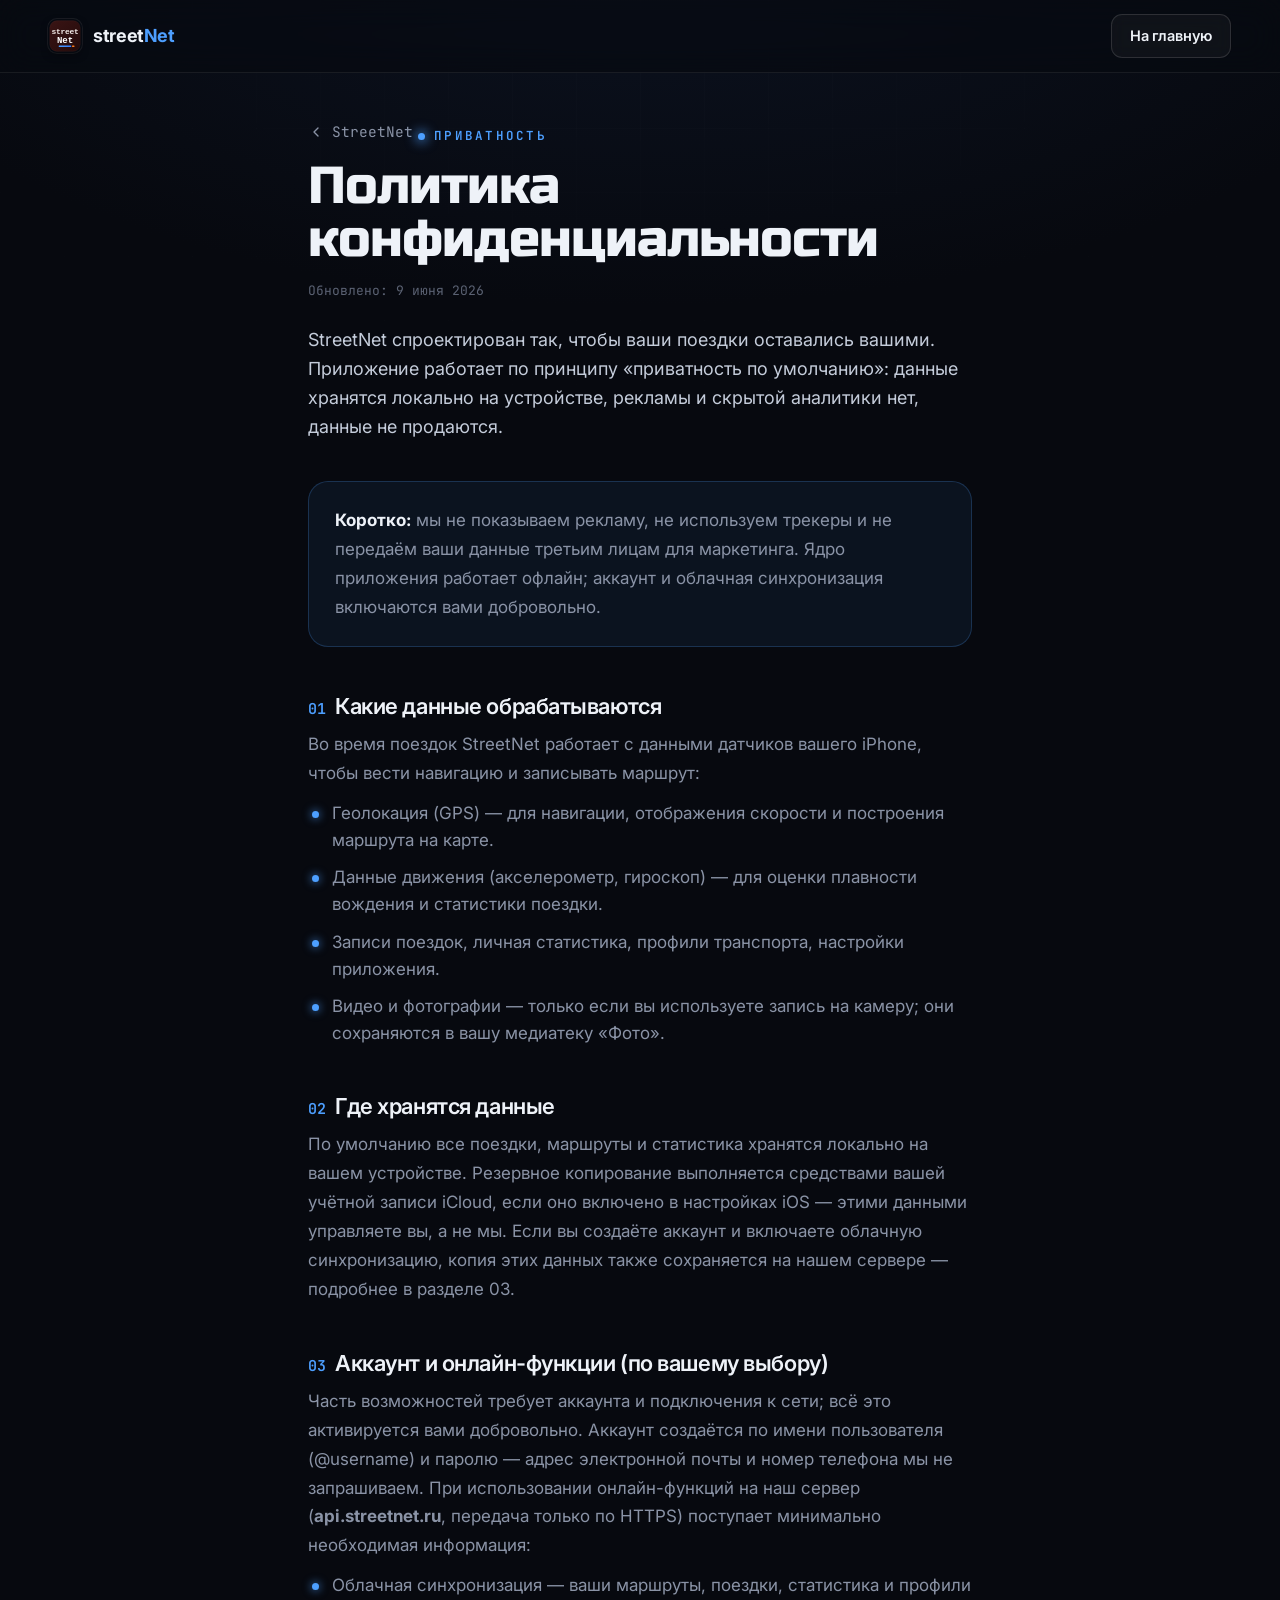
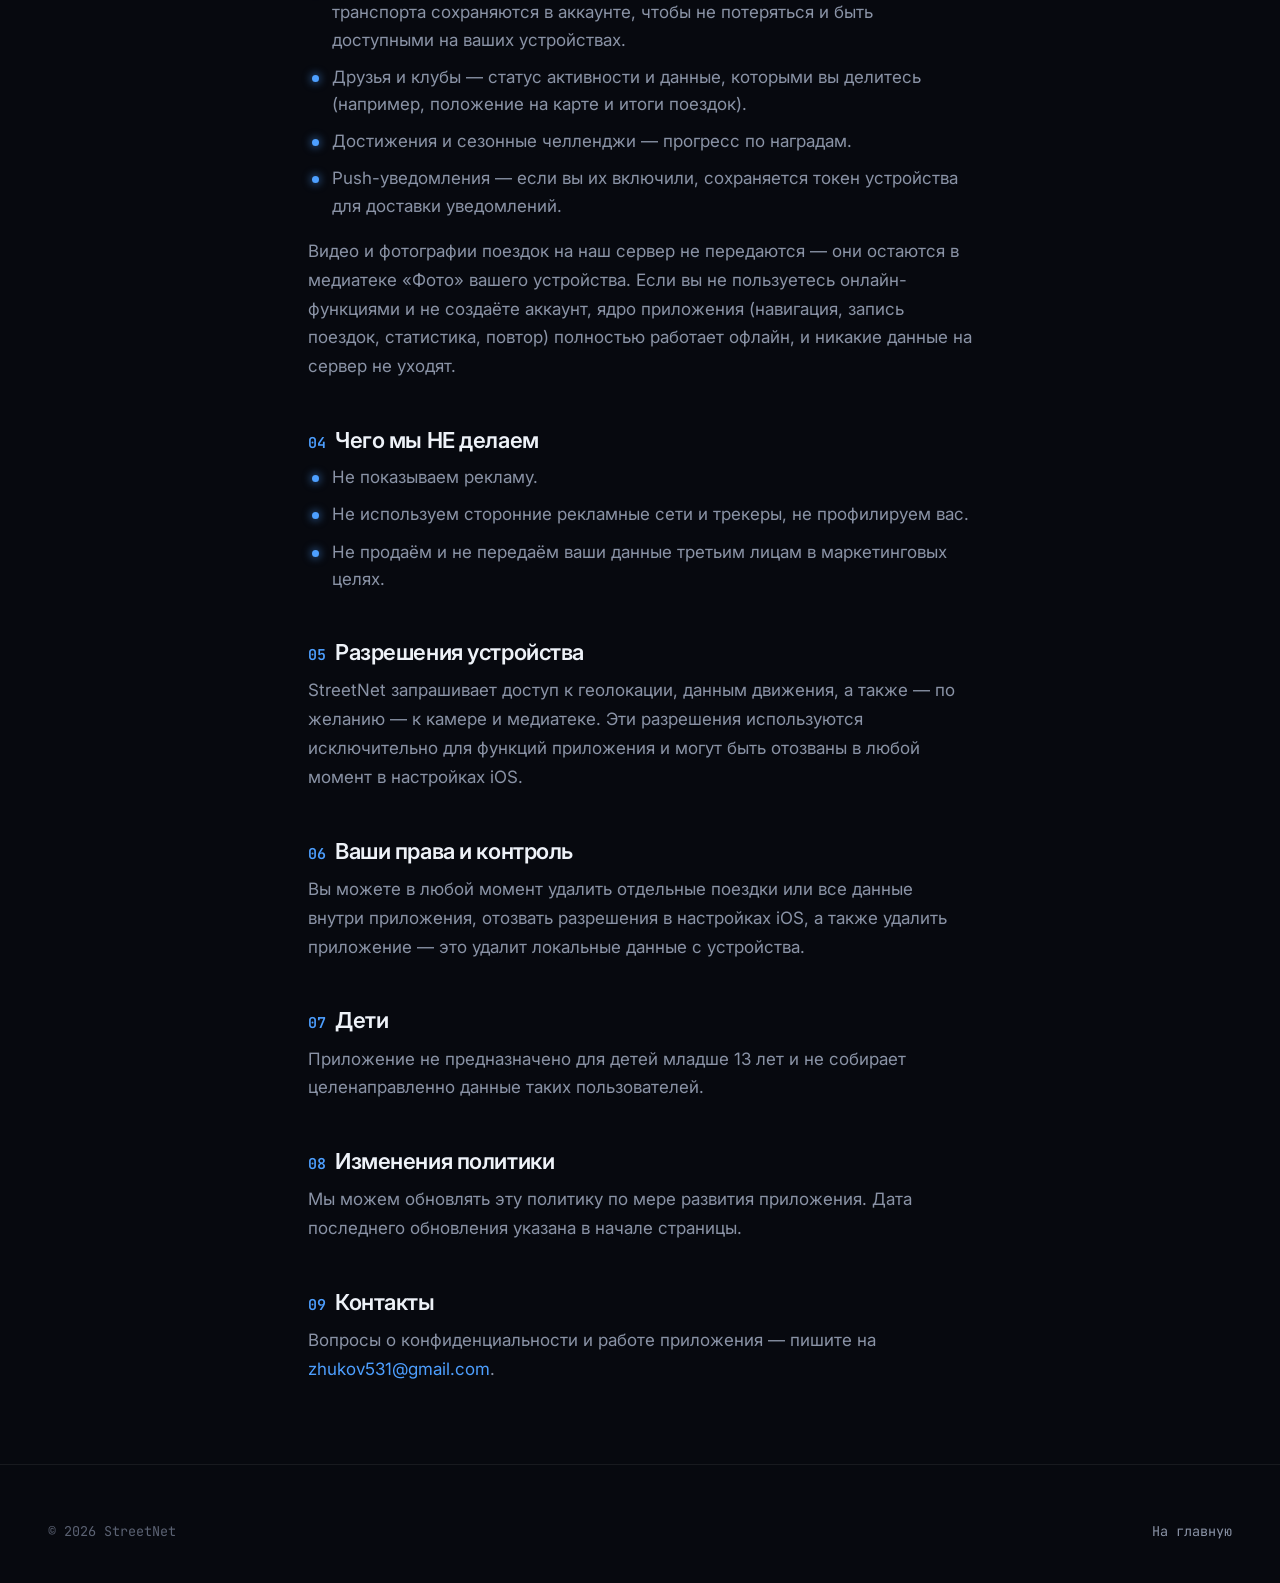
<file: privacy.html>
<!DOCTYPE html>
<html lang="ru">
<head>
<meta charset="UTF-8">
<meta name="viewport" content="width=device-width, initial-scale=1">
<title>Политика конфиденциальности — StreetNet</title>
<meta name="description" content="Политика конфиденциальности StreetNet: данные хранятся локально на устройстве, без рекламы, без трекинга, без продажи данных.">
<meta name="theme-color" content="#07090f">
<link rel="icon" href="favicon.svg" type="image/svg+xml">
<link rel="icon" href="favicon-32.png" sizes="32x32" type="image/png">
<link rel="apple-touch-icon" href="apple-touch-icon.png">
<link rel="preconnect" href="https://fonts.googleapis.com">
<link rel="preconnect" href="https://fonts.gstatic.com" crossorigin>
<link href="https://fonts.googleapis.com/css2?family=Inter:wght@400;500;600;700&family=JetBrains+Mono:wght@500;600;700&family=Russo+One&display=swap&subset=cyrillic,cyrillic-ext,latin" rel="stylesheet">
<link rel="stylesheet" href="style.css">
<style>
  .legal{ max-width:760px; padding-top:120px; padding-bottom:80px; }
  .legal .eyebrow{ margin-bottom:14px; }
  .legal h1{ font-family:var(--font-disp); font-weight:400; font-size:clamp(30px,6vw,52px); line-height:1.02; }
  .legal .updated{ margin-top:14px; font-family:var(--font-mono); font-size:13px; color:var(--ink-faint); }
  .legal .lead{ margin-top:24px; font-size:18px; color:var(--ink-soft); line-height:1.6; }
  .legal h2{ font-size:22px; margin-top:48px; margin-bottom:12px; letter-spacing:-.02em; }
  .legal h2 .n{ font-family:var(--font-mono); color:var(--blue); font-size:15px; margin-right:10px; }
  .legal p{ color:var(--ink-mut); line-height:1.7; margin-top:12px; }
  .legal ul{ margin-top:12px; padding-left:0; list-style:none; display:flex; flex-direction:column; gap:10px; }
  .legal ul li{ position:relative; padding-left:24px; color:var(--ink-mut); line-height:1.6; }
  .legal ul li::before{ content:""; position:absolute; left:4px; top:11px; width:7px; height:7px;
    border-radius:50%; background:var(--blue); box-shadow:0 0 8px 1px rgba(77,159,255,.6); }
  .legal a.inline{ color:var(--blue); }
  .legal a.inline:hover{ text-decoration:underline; }
  .legal .callout{ margin-top:40px; padding:24px 26px; border-radius:var(--radius);
    background:rgba(77,159,255,.07); border:1px solid rgba(77,159,255,.22); }
  .legal .callout b{ color:var(--ink); }
  .back{ display:inline-flex; align-items:center; gap:8px; color:var(--ink-mut); font-size:14.5px;
    font-family:var(--font-mono); margin-bottom:8px; }
  .back:hover{ color:var(--blue); }
  .back svg{ width:16px; height:16px; }
</style>
</head>
<body>
<div class="page">

<header class="nav is-stuck" id="nav">
  <div class="wrap wrap-wide nav-inner">
    <a class="brand" href="index.html"><img class="brand-mark" src="favicon.svg" width="34" height="34" alt=""><span>street<i>Net</i></span></a>
    <div class="nav-cta">
      <a class="btn btn-ghost" href="index.html" style="height:44px;padding:0 18px;font-size:14.5px;border-radius:11px">На главную</a>
    </div>
  </div>
</header>

<main class="wrap legal">
  <a class="back" href="index.html"><svg viewBox="0 0 24 24" fill="none" stroke="currentColor" stroke-width="2" stroke-linecap="round" stroke-linejoin="round"><path d="m15 18-6-6 6-6"/></svg>StreetNet</a>
  <span class="eyebrow">Приватность</span>
  <h1>Политика конфиденциальности</h1>
  <p class="updated">Обновлено: 9 июня 2026</p>

  <p class="lead">StreetNet спроектирован так, чтобы ваши поездки оставались вашими. Приложение работает по принципу «приватность по умолчанию»: данные хранятся локально на устройстве, рекламы и скрытой аналитики нет, данные не продаются.</p>

  <div class="callout">
    <p style="margin-top:0"><b>Коротко:</b> мы не показываем рекламу, не используем трекеры и не передаём ваши данные третьим лицам для маркетинга. Ядро приложения работает офлайн; аккаунт и облачная синхронизация включаются вами добровольно.</p>
  </div>

  <h2><span class="n">01</span>Какие данные обрабатываются</h2>
  <p>Во время поездок StreetNet работает с данными датчиков вашего iPhone, чтобы вести навигацию и записывать маршрут:</p>
  <ul>
    <li>Геолокация (GPS) — для навигации, отображения скорости и построения маршрута на карте.</li>
    <li>Данные движения (акселерометр, гироскоп) — для оценки плавности вождения и статистики поездки.</li>
    <li>Записи поездок, личная статистика, профили транспорта, настройки приложения.</li>
    <li>Видео и фотографии — только если вы используете запись на камеру; они сохраняются в вашу медиатеку «Фото».</li>
  </ul>

  <h2><span class="n">02</span>Где хранятся данные</h2>
  <p>По умолчанию все поездки, маршруты и статистика хранятся локально на вашем устройстве. Резервное копирование выполняется средствами вашей учётной записи iCloud, если оно включено в настройках iOS — этими данными управляете вы, а не мы. Если вы создаёте аккаунт и включаете облачную синхронизацию, копия этих данных также сохраняется на нашем сервере — подробнее в разделе 03.</p>

  <h2><span class="n">03</span>Аккаунт и онлайн-функции (по вашему выбору)</h2>
  <p>Часть возможностей требует аккаунта и подключения к сети; всё это активируется вами добровольно. Аккаунт создаётся по имени пользователя (@username) и паролю — адрес электронной почты и номер телефона мы не запрашиваем. При использовании онлайн-функций на наш сервер (<b>api.streetnet.ru</b>, передача только по HTTPS) поступает минимально необходимая информация:</p>
  <ul>
    <li>Облачная синхронизация — ваши маршруты, поездки, статистика и профили транспорта сохраняются в аккаунте, чтобы не потеряться и быть доступными на ваших устройствах.</li>
    <li>Друзья и клубы — статус активности и данные, которыми вы делитесь (например, положение на карте и итоги поездок).</li>
    <li>Достижения и сезонные челленджи — прогресс по наградам.</li>
    <li>Push-уведомления — если вы их включили, сохраняется токен устройства для доставки уведомлений.</li>
  </ul>
  <p>Видео и фотографии поездок на наш сервер не передаются — они остаются в медиатеке «Фото» вашего устройства. Если вы не пользуетесь онлайн-функциями и не создаёте аккаунт, ядро приложения (навигация, запись поездок, статистика, повтор) полностью работает офлайн, и никакие данные на сервер не уходят.</p>

  <h2><span class="n">04</span>Чего мы НЕ делаем</h2>
  <ul>
    <li>Не показываем рекламу.</li>
    <li>Не используем сторонние рекламные сети и трекеры, не профилируем вас.</li>
    <li>Не продаём и не передаём ваши данные третьим лицам в маркетинговых целях.</li>
  </ul>

  <h2><span class="n">05</span>Разрешения устройства</h2>
  <p>StreetNet запрашивает доступ к геолокации, данным движения, а также — по желанию — к камере и медиатеке. Эти разрешения используются исключительно для функций приложения и могут быть отозваны в любой момент в настройках iOS.</p>

  <h2><span class="n">06</span>Ваши права и контроль</h2>
  <p>Вы можете в любой момент удалить отдельные поездки или все данные внутри приложения, отозвать разрешения в настройках iOS, а также удалить приложение — это удалит локальные данные с устройства.</p>

  <h2><span class="n">07</span>Дети</h2>
  <p>Приложение не предназначено для детей младше 13 лет и не собирает целенаправленно данные таких пользователей.</p>

  <h2><span class="n">08</span>Изменения политики</h2>
  <p>Мы можем обновлять эту политику по мере развития приложения. Дата последнего обновления указана в начале страницы.</p>

  <h2><span class="n">09</span>Контакты</h2>
  <p>Вопросы о конфиденциальности и работе приложения — пишите на <a class="inline" href="mailto:zhukov531@gmail.com">zhukov531@gmail.com</a>.</p>
</main>

<footer class="footer">
  <div class="wrap wrap-wide">
    <div class="footer-bottom" style="margin-top:0;border-top:0;padding-top:0">
      <span>© 2026 StreetNet</span>
      <span><a href="index.html" style="color:var(--ink-mut)">На главную</a></span>
    </div>
  </div>
</footer>

</div>
</body>
</html>
</file>
<file: style.css>
/* ============================================================
   StreetNet — premium dark landing
   style.css : tokens, base, type, buttons, nav, hero, footer
   ============================================================ */

/* ---------- Design tokens ---------- */
:root{
  /* surfaces (cool near-black, layered) */
  --bg:            #07090f;
  --bg-2:          #090c14;
  --panel:         #0c1018;
  --panel-2:       #11151f;
  --panel-hi:      #161b27;
  --line:          rgba(255,255,255,.07);
  --line-2:        rgba(255,255,255,.12);

  /* text */
  --ink:           #eef2f8;
  --ink-soft:      #c4ccda;
  --ink-mut:       #8a93a6;
  --ink-faint:     #5b6273;

  /* brand accents (from the app) */
  --blue:          #4d9fff;
  --blue-deep:     #2f7bff;
  --orange:        #ff7a1a;
  --violet:        #8b6cff;
  --maroon:        #2e0f0f;

  /* semantic for telemetry */
  --faster:        #46e0a8;   /* split faster than PR */
  --slower:        #ff6a4d;

  /* glows */
  --glow-blue:     0 0 0 1px rgba(77,159,255,.35), 0 18px 60px -12px rgba(47,123,255,.55);
  --glow-orange:   0 0 0 1px rgba(255,122,26,.40), 0 18px 50px -14px rgba(255,122,26,.55);

  /* type */
  --font-sans: 'Inter', -apple-system, BlinkMacSystemFont, 'Segoe UI', Roboto, sans-serif;
  --font-disp: 'Russo One', var(--font-sans);
  --font-mono: 'JetBrains Mono', ui-monospace, 'SF Mono', Menlo, monospace;

  /* layout */
  --max:        1200px;
  --max-wide:   1320px;
  --gutter:     clamp(20px, 5vw, 48px);
  --radius:     20px;
  --radius-lg:  28px;
  --radius-sm:  13px;

  --ease: cubic-bezier(.22,.61,.36,1);
}

/* ---------- reset / base ---------- */
*,*::before,*::after{ box-sizing:border-box; }
html{ -webkit-text-size-adjust:100%; scroll-behavior:smooth; }
@media (prefers-reduced-motion: reduce){ html{ scroll-behavior:auto; } }

body{
  margin:0;
  font-family:var(--font-sans);
  font-size:17px;
  line-height:1.6;
  color:var(--ink);
  background:var(--bg);
  -webkit-font-smoothing:antialiased;
  text-rendering:optimizeLegibility;
  overflow-x:hidden;
}

img,svg{ display:block; max-width:100%; }
a{ color:inherit; text-decoration:none; }
button{ font:inherit; color:inherit; cursor:pointer; }
::selection{ background:rgba(77,159,255,.30); color:#fff; }

h1,h2,h3,h4{ margin:0; font-weight:600; letter-spacing:-.02em; line-height:1.05; text-wrap:balance; }
p{ margin:0; }

/* ---------- shell / page background ---------- */
.page{ position:relative; isolation:isolate; }

/* deep base wash */
body::before{
  content:""; position:fixed; inset:0; z-index:-3;
  background:
    radial-gradient(120% 80% at 50% -10%, #0c1322 0%, var(--bg) 55%),
    var(--bg);
}
/* subtle asphalt grain + grid */
body::after{
  content:""; position:fixed; inset:0; z-index:-2; pointer-events:none;
  background-image:
    linear-gradient(rgba(255,255,255,.025) 1px, transparent 1px),
    linear-gradient(90deg, rgba(255,255,255,.025) 1px, transparent 1px);
  background-size:64px 64px, 64px 64px;
  -webkit-mask-image:radial-gradient(120% 90% at 50% 0%, #000 0%, transparent 70%);
          mask-image:radial-gradient(120% 90% at 50% 0%, #000 0%, transparent 70%);
  opacity:.6;
}

/* ---------- aurora blobs ---------- */
.aurora{ position:absolute; inset:0; z-index:-1; overflow:hidden; pointer-events:none; }
.aurora span{
  position:absolute; border-radius:50%;
  filter:blur(80px); opacity:.55; mix-blend-mode:screen;
  will-change:transform;
}
.aurora .a1{ width:640px;height:640px; left:-140px;top:-160px;
  background:radial-gradient(circle, var(--blue-deep), transparent 65%);
  animation:drift1 26s var(--ease) infinite alternate; }
.aurora .a2{ width:560px;height:560px; right:-120px;top:-40px;
  background:radial-gradient(circle, var(--violet), transparent 65%); opacity:.42;
  animation:drift2 30s var(--ease) infinite alternate; }
.aurora .a3{ width:420px;height:420px; left:38%;top:120px;
  background:radial-gradient(circle, var(--orange), transparent 68%); opacity:.18;
  animation:drift3 34s var(--ease) infinite alternate; }

@keyframes drift1{ to{ transform:translate3d(80px,60px,0) scale(1.12);} }
@keyframes drift2{ to{ transform:translate3d(-70px,50px,0) scale(1.1);} }
@keyframes drift3{ to{ transform:translate3d(60px,-40px,0) scale(1.18);} }
@media (prefers-reduced-motion: reduce){ .aurora span{ animation:none !important; } }

/* ---------- layout helpers ---------- */
.wrap{ width:100%; max-width:var(--max); margin-inline:auto; padding-inline:var(--gutter); }
.wrap-wide{ max-width:var(--max-wide); }
.section{ position:relative; padding-block:clamp(72px,10vw,140px); }
.center{ text-align:center; }

.eyebrow{
  display:inline-flex; align-items:center; gap:9px;
  font-family:var(--font-mono); font-size:12.5px; font-weight:600;
  letter-spacing:.18em; text-transform:uppercase; color:var(--blue);
}
.eyebrow::before{ content:""; width:7px;height:7px;border-radius:50%;
  background:var(--blue); box-shadow:0 0 12px 2px rgba(77,159,255,.8); }
.eyebrow.is-orange{ color:var(--orange); }
.eyebrow.is-orange::before{ background:var(--orange); box-shadow:0 0 12px 2px rgba(255,122,26,.8); }

.section-head{ max-width:760px; }
.section-head.center{ margin-inline:auto; }
.section-title{
  font-size:clamp(28px,4.4vw,52px); line-height:1.04; margin-top:18px;
  letter-spacing:-.025em;
}
.section-sub{
  margin-top:18px; color:var(--ink-mut); font-size:clamp(16px,1.6vw,19px);
  line-height:1.6; max-width:60ch;
}
.section-sub.center{ margin-inline:auto; }

/* ---------- buttons ---------- */
.btn{
  display:inline-flex; align-items:center; justify-content:center; gap:10px;
  height:54px; padding:0 26px; border-radius:14px;
  font-weight:600; font-size:16px; letter-spacing:-.01em;
  border:1px solid transparent; white-space:nowrap;
  transition:transform .25s var(--ease), box-shadow .25s var(--ease),
             background .25s var(--ease), border-color .25s var(--ease);
}
.btn svg{ width:18px;height:18px; }
.btn-primary{
  color:#fff;
  background:linear-gradient(180deg,#5aa6ff,var(--blue-deep));
  box-shadow:0 10px 30px -10px rgba(47,123,255,.7), inset 0 1px 0 rgba(255,255,255,.25);
}
.btn-primary:hover{ transform:translateY(-2px);
  box-shadow:0 16px 40px -10px rgba(47,123,255,.85), inset 0 1px 0 rgba(255,255,255,.3); }
.btn-orange{
  color:#1a0e05;
  background:linear-gradient(180deg,#ff9647,var(--orange));
  box-shadow:0 10px 30px -10px rgba(255,122,26,.7), inset 0 1px 0 rgba(255,255,255,.35);
}
.btn-orange:hover{ transform:translateY(-2px);
  box-shadow:0 16px 44px -10px rgba(255,122,26,.9), inset 0 1px 0 rgba(255,255,255,.4); }
.btn-ghost{
  color:var(--ink); background:rgba(255,255,255,.04);
  border-color:var(--line-2); backdrop-filter:blur(8px);
}
.btn-ghost:hover{ background:rgba(255,255,255,.08); border-color:rgba(255,255,255,.22); transform:translateY(-2px); }
.btn-lg{ height:60px; padding:0 32px; font-size:17px; }

/* ---------- nav ---------- */
.nav{
  position:fixed; top:0; left:0; right:0; z-index:50;
  transition:background .3s var(--ease), border-color .3s var(--ease), backdrop-filter .3s;
  border-bottom:1px solid transparent;
}
.nav.is-stuck{
  background:rgba(8,10,16,.72); backdrop-filter:blur(16px) saturate(140%);
  border-bottom-color:var(--line);
}
.nav-inner{ display:flex; align-items:center; gap:28px; height:72px; }
.brand{ display:flex; align-items:center; gap:11px; font-weight:700; letter-spacing:-.02em; font-size:18px; }
.brand-mark{
  width:34px;height:34px;border-radius:9px; flex:none; display:block;
  box-shadow:0 3px 10px -3px rgba(0,0,0,.55), 0 0 0 1px rgba(255,255,255,.08);
  transition:transform .25s var(--ease), box-shadow .25s var(--ease);
}
.brand:hover .brand-mark{ transform:translateY(-1px) rotate(-3deg);
  box-shadow:0 6px 16px -4px rgba(0,0,0,.6), 0 0 0 1px rgba(77,159,255,.35); }
.brand span{ color:var(--ink); }
.brand span i{ color:var(--blue); font-style:normal; }
.nav-links{ display:flex; gap:4px; margin-left:8px; }
.nav-links a{
  padding:9px 14px; border-radius:9px; font-size:15px; color:var(--ink-mut);
  transition:color .2s, background .2s;
}
.nav-links a:hover{ color:var(--ink); background:rgba(255,255,255,.05); }
.nav-cta{ margin-left:auto; display:flex; align-items:center; gap:12px; }
.nav-cta .btn{ height:44px; padding:0 18px; font-size:14.5px; border-radius:11px; }
.nav-burger{ display:none; }

/* ---------- footer ---------- */
.footer{ border-top:1px solid var(--line); padding-block:56px 40px; position:relative; }
.footer-grid{ display:grid; grid-template-columns:1.4fr 1fr 1fr; gap:40px; }
@media (max-width:760px){ .footer-grid{ grid-template-columns:1fr 1fr; gap:32px 24px; } .footer-grid > :first-child{ grid-column:1 / -1; } }
@media (max-width:440px){ .footer-grid{ grid-template-columns:1fr; gap:28px; } }
.footer .brand{ margin-bottom:16px; }
.footer-blurb{ color:var(--ink-mut); font-size:15px; max-width:34ch; }
.footer h4{ font-size:13px; text-transform:uppercase; letter-spacing:.14em; color:var(--ink-faint);
  font-family:var(--font-mono); font-weight:600; margin-bottom:16px; }
.footer-col a, .footer-col p{ display:block; color:var(--ink-soft); font-size:15px; padding:6px 0; }
.footer-col a:hover{ color:var(--blue); }
.footer-bottom{ margin-top:48px; padding-top:24px; border-top:1px solid var(--line);
  display:flex; flex-wrap:wrap; gap:14px; justify-content:space-between;
  color:var(--ink-faint); font-size:13.5px; font-family:var(--font-mono); }

/* ---------- scroll reveal ----------
   Entrance is TRANSFORM-ONLY — opacity is never reduced — so even a frozen
   animation frame shows all content (just slightly offset), never blank.
   The offset is applied only under body.anim-on, which app.js adds after it
   confirms rAF advances; otherwise content sits in its normal position. */
body.anim-on [data-reveal]{ transform:translateY(24px); transition:transform .75s var(--ease); }
body.anim-on [data-reveal].in{ transform:none; }
body.anim-on [data-reveal][data-delay="1"]{ transition-delay:.07s; }
body.anim-on [data-reveal][data-delay="2"]{ transition-delay:.14s; }
body.anim-on [data-reveal][data-delay="3"]{ transition-delay:.21s; }
body.anim-on [data-reveal][data-delay="4"]{ transition-delay:.28s; }
@media (prefers-reduced-motion: reduce){
  body.anim-on [data-reveal]{ transform:none !important; transition:none !important; }
}

/* ============================================================
   HERO
   ============================================================ */
.hero{ position:relative; padding-top:148px; padding-bottom:clamp(60px,8vw,110px); overflow:hidden; }
.hero-grid{ display:grid; gap:clamp(40px,5vw,64px); align-items:center; }

.hero-badge{
  display:inline-flex; align-items:center; gap:10px; padding:7px 7px 7px 14px;
  border:1px solid var(--line-2); border-radius:999px;
  background:rgba(255,255,255,.03); font-size:13.5px; color:var(--ink-soft);
  backdrop-filter:blur(8px);
}
.hero-badge b{ font-weight:600; color:var(--ink); }
.hero-badge .pill{
  font-family:var(--font-mono); font-size:11.5px; font-weight:600; letter-spacing:.08em;
  padding:4px 9px; border-radius:999px; color:#0c1322;
  background:linear-gradient(180deg,#67b0ff,var(--blue)); text-transform:uppercase;
}
.hero h1{
  font-family:var(--font-disp); font-weight:400;
  font-size:clamp(32px,7.4vw,86px); line-height:.98; letter-spacing:-.01em;
  margin-top:26px; text-transform:none;
}
.hero h1 .grad{
  background:linear-gradient(110deg,#7bb6ff 0%, var(--blue) 40%, var(--violet) 100%);
  -webkit-background-clip:text; background-clip:text; color:transparent;
}
.hero h1 .orange{ color:var(--orange); }
.hero-sub{ margin-top:26px; font-size:clamp(17px,1.9vw,21px); color:var(--ink-mut);
  line-height:1.55; max-width:54ch; }
.hero-actions{ margin-top:34px; display:flex; flex-wrap:wrap; gap:14px; }
.hero-trust{ margin-top:26px; display:flex; flex-wrap:wrap; gap:20px 26px; align-items:center;
  color:var(--ink-faint); font-size:13.5px; font-family:var(--font-mono); }
.hero-trust span{ display:inline-flex; align-items:center; gap:8px; }
.hero-trust span::before{ content:""; width:6px;height:6px;border-radius:50%;
  background:var(--faster); box-shadow:0 0 10px 1px rgba(70,224,168,.7); }

/* hero stage (phone + floating cards) */
.hero-stage{ position:relative; }
.hero-cards{ position:absolute; inset:0; z-index:3; pointer-events:none; }

/* ---- hero variant A: split (default) ---- */
.hero-grid{ grid-template-columns:1.05fr .95fr; }
@media (max-width:920px){ .hero-grid{ grid-template-columns:1fr; } }

/* ---- variant B: centered ---- */
body.hero-b .hero-grid{ grid-template-columns:1fr; justify-items:center; text-align:center; max-width:900px; margin-inline:auto; }
body.hero-b .hero-sub{ margin-inline:auto; }
body.hero-b .hero-actions, body.hero-b .hero-trust{ justify-content:center; }
body.hero-b .hero-copy{ order:0; }
body.hero-b .hero-stage{ order:1; margin-top:44px; }

/* ---- variant C: asymmetric big ---- */
body.hero-c .hero-grid{ grid-template-columns:1.25fr .75fr; }
body.hero-c .hero h1{ font-size:clamp(42px,9vw,108px); }
body.hero-c .hero-stage{ transform:translateX(4%) rotate(-1deg); }
@media (max-width:920px){ body.hero-c .hero-grid{ grid-template-columns:1fr; } body.hero-c .hero-stage{ transform:none; } }

/* ---------- variant switcher (preview helper — removable) ---------- */
.variant-switch{
  position:fixed; right:18px; bottom:18px; z-index:90;
  display:flex; align-items:center; gap:6px; padding:7px 8px;
  background:rgba(12,16,24,.85); border:1px solid var(--line-2);
  border-radius:14px; backdrop-filter:blur(14px);
  box-shadow:0 12px 36px -10px rgba(0,0,0,.7); font-size:12.5px;
}
.variant-switch .vs-label{ font-family:var(--font-mono); color:var(--ink-faint);
  text-transform:uppercase; letter-spacing:.1em; font-size:10.5px; padding:0 6px; }
.variant-switch button{
  padding:7px 12px; border-radius:9px; border:1px solid transparent;
  background:transparent; color:var(--ink-mut); font-weight:600; font-size:13px;
  transition:all .2s;
}
.variant-switch button:hover{ color:var(--ink); background:rgba(255,255,255,.06); }
.variant-switch button.active{
  color:#fff; background:linear-gradient(180deg,#5aa6ff,var(--blue-deep));
  box-shadow:0 6px 18px -6px rgba(47,123,255,.8);
}

/* ===== Official-style App Store badge ===== */
.appstore-badge{
  display:inline-flex; align-items:center; gap:11px;
  background:#000; border:1px solid rgba(255,255,255,.38);
  border-radius:13px; padding:9px 17px; text-decoration:none;
  line-height:1; transition:transform .15s ease, border-color .15s ease;
}
.appstore-badge:hover{ transform:translateY(-2px); border-color:rgba(255,255,255,.7); }
.appstore-badge svg{ width:25px; height:auto; flex:none; fill:#fff; }
.appstore-badge .ab-txt{ display:flex; flex-direction:column; }
.appstore-badge .ab-1{ font-size:11px; font-weight:500; color:#fff; letter-spacing:.01em; }
.appstore-badge .ab-2{ font-size:21px; font-weight:600; color:#fff; letter-spacing:-.01em; margin-top:2px; }
.appstore-badge.ab-sm{ padding:6px 12px; gap:8px; border-radius:10px; }
.appstore-badge.ab-sm svg{ width:18px; }
.appstore-badge.ab-sm .ab-1{ font-size:8px; }
.appstore-badge.ab-sm .ab-2{ font-size:15px; margin-top:1px; }
</file>
<file: sections.css>
/* ============================================================
   StreetNet — sections.css
   phone HUD mockup, bento, deep-dives, online, privacy, cta
   ============================================================ */

/* ---------------- iPhone frame ---------------- */
.phone{
  --w:300px;
  position:relative; width:var(--w); margin-inline:auto;
  aspect-ratio:300/620;
  border-radius:46px; padding:11px;
  background:linear-gradient(160deg,#23272f,#0c0e13 60%);
  box-shadow:
    0 2px 2px rgba(255,255,255,.06) inset,
    0 50px 90px -30px rgba(0,0,0,.85),
    0 0 0 1px rgba(255,255,255,.05);
}
.phone::after{ /* side button */
  content:""; position:absolute; right:-2px; top:128px; width:3px; height:54px;
  border-radius:3px; background:#2a2e36;
}
.phone-screen{
  position:relative; width:100%; height:100%; border-radius:36px; overflow:hidden;
  background:radial-gradient(120% 80% at 50% -10%, #0e1626, #07090f 60%);
  display:flex; flex-direction:column;
}
.island{
  position:absolute; top:11px; left:50%; transform:translateX(-50%);
  width:84px; height:24px; border-radius:14px; background:#000; z-index:6;
}
.statusbar{
  display:flex; justify-content:space-between; align-items:center;
  padding:13px 22px 6px; font-size:12px; font-weight:600; color:var(--ink);
  font-family:var(--font-mono);
}
.statusbar .sb-r{ display:flex; gap:6px; align-items:center; }
.statusbar .sb-r i{ width:16px;height:10px;border-radius:2px;border:1px solid var(--ink-mut);
  position:relative; opacity:.8; }
.statusbar .sb-r i::after{ content:""; position:absolute; inset:1.5px; right:5px;
  background:var(--ink); border-radius:1px; }

/* ---- HUD: lap timer screen ---- */
.hud{ flex:1; display:flex; flex-direction:column; padding:6px 16px 16px; gap:12px; min-height:0; }
.hud-top{ display:flex; justify-content:space-between; align-items:flex-start; }
.hud-track{ font-size:12.5px; color:var(--ink-soft); font-weight:600; }
.hud-track small{ display:block; color:var(--ink-faint); font-weight:500; font-size:11px;
  font-family:var(--font-mono); margin-top:2px; letter-spacing:.04em; }
.hud-lap{ text-align:right; font-family:var(--font-mono); }
.hud-lap b{ display:block; font-size:20px; color:var(--orange); line-height:1; }
.hud-lap small{ font-size:10px; color:var(--ink-faint); text-transform:uppercase; letter-spacing:.12em; }

.hud-timer{ text-align:center; margin-top:6px; }
.hud-timer .lbl{ font-family:var(--font-mono); font-size:10px; letter-spacing:.2em;
  text-transform:uppercase; color:var(--ink-faint); }
.hud-timer .big{
  font-family:var(--font-mono); font-weight:800; letter-spacing:-.02em;
  font-size:52px; line-height:1; color:#fff; font-variant-numeric:tabular-nums;
  text-shadow:0 0 28px rgba(77,159,255,.45);
}
.hud-timer .big .ms{ color:var(--blue); }
.hud-delta{ display:inline-flex; align-items:center; gap:6px; margin-top:8px;
  padding:4px 11px; border-radius:999px; font-family:var(--font-mono); font-weight:700;
  font-size:13px; }
.hud-delta.faster{ color:var(--faster); background:rgba(70,224,168,.12); }
.hud-delta .pr{ color:var(--ink-faint); font-weight:500; }

/* mini track map */
.hud-map{ position:relative; margin-top:2px; border-radius:14px; overflow:hidden;
  background:rgba(255,255,255,.025); border:1px solid var(--line);
  padding:10px; }
.hud-map svg{ width:100%; height:auto; display:block; }
.hud-map .mtag{ position:absolute; top:9px; left:11px; font-family:var(--font-mono);
  font-size:9px; letter-spacing:.14em; text-transform:uppercase; color:var(--ink-faint); }

/* sector splits */
.hud-splits{ display:grid; grid-template-columns:repeat(3,1fr); gap:7px; }
.split{ background:rgba(255,255,255,.03); border:1px solid var(--line); border-radius:10px;
  padding:8px 8px; text-align:center; }
.split .s-n{ font-family:var(--font-mono); font-size:9px; letter-spacing:.14em;
  color:var(--ink-faint); text-transform:uppercase; }
.split .s-t{ font-family:var(--font-mono); font-weight:700; font-size:14px; margin-top:3px;
  font-variant-numeric:tabular-nums; }
.split.up .s-t{ color:var(--faster); } .split.down .s-t{ color:var(--slower); }
.split .s-d{ font-family:var(--font-mono); font-size:10px; margin-top:1px; }
.split.up .s-d{ color:var(--faster); } .split.down .s-d{ color:var(--slower); }

/* speed / g readout */
.hud-readout{ display:grid; grid-template-columns:1fr 1fr; gap:7px; margin-top:auto; }
.ro{ background:rgba(255,255,255,.03); border:1px solid var(--line); border-radius:10px;
  padding:9px 11px; }
.ro .ro-l{ font-family:var(--font-mono); font-size:9px; letter-spacing:.14em;
  text-transform:uppercase; color:var(--ink-faint); }
.ro .ro-v{ font-family:var(--font-mono); font-weight:800; font-size:19px; margin-top:2px;
  font-variant-numeric:tabular-nums; }
.ro .ro-v u{ font-size:11px; text-decoration:none; color:var(--ink-mut); font-weight:600; }

/* ---------------- floating hero cards ---------------- */
.fcard{
  position:absolute; pointer-events:auto; z-index:4;
  background:rgba(14,18,27,.82); border:1px solid var(--line-2);
  border-radius:16px; padding:13px 15px; backdrop-filter:blur(14px);
  box-shadow:0 24px 60px -22px rgba(0,0,0,.85), inset 0 1px 0 rgba(255,255,255,.06);
  will-change:transform;
}
.fcard .fc-l{ font-family:var(--font-mono); font-size:10px; letter-spacing:.14em;
  text-transform:uppercase; color:var(--ink-faint); display:flex; align-items:center; gap:6px; }
.fcard .fc-l b{ width:6px;height:6px;border-radius:50%; }
.fcard .fc-v{ font-family:var(--font-mono); font-weight:800; font-variant-numeric:tabular-nums; }

.fcard-record{ top:-3%; left:-12%; }
.fcard-record .fc-l b{ background:var(--orange); box-shadow:0 0 8px 1px rgba(255,122,26,.8); }
.fcard-record .fc-v{ font-size:22px; color:#fff; margin-top:5px; }
.fcard-record .fc-v small{ color:var(--orange); font-size:12px; }
.fcard-record .fc-meta{ font-size:11px; color:var(--ink-mut); margin-top:2px; }

.fcard-g{ bottom:14%; right:-7%; width:126px; }
.fcard-g .fc-l b{ background:var(--blue); box-shadow:0 0 8px 1px rgba(77,159,255,.8); }
.gmini{ position:relative; width:88px; height:88px; margin:8px auto 4px; }
.gmini svg{ width:100%; height:100%; }
.fcard-g .fc-v{ text-align:center; font-size:18px; color:#fff; }
.fcard-g .fc-v small{ font-size:11px; color:var(--ink-mut); }

.fcard-drive{ bottom:-2%; left:-7%; display:flex; align-items:center; gap:11px; }
.fcard-drive .fc-v{ white-space:nowrap; }
.drive-ring{ position:relative; width:46px;height:46px; flex:none; }
.drive-ring svg{ width:100%;height:100%; transform:rotate(-90deg); }
.drive-ring b{ position:absolute; inset:0; display:grid; place-items:center;
  font-family:var(--font-mono); font-weight:800; font-size:15px; color:#fff; }
.fcard-drive .fc-v{ font-size:14px; color:#fff; } 
.fcard-drive .fc-meta{ font-size:11px; color:var(--ink-mut); }

@media (max-width:520px){
  .fcard-record{ left:-2%; } .fcard-g{ right:-4%; transform:scale(.9); }
  .fcard-drive{ left:0; }
}

/* ---------------- stat strip ---------------- */
.strip{ border-block:1px solid var(--line); }
.strip-grid{ display:grid; grid-template-columns:repeat(4,1fr); }
.strip-item{ padding:30px 22px; text-align:center; border-left:1px solid var(--line); }
.strip-item:first-child{ border-left:0; }
.strip-item .s-v{ font-family:var(--font-disp); font-size:clamp(28px,3.6vw,40px); color:#fff;
  line-height:1; }
.strip-item .s-v .u{ color:var(--blue); }
.strip-item .s-l{ margin-top:9px; font-size:13.5px; color:var(--ink-mut); }
@media (max-width:680px){ .strip-grid{ grid-template-columns:1fr 1fr; }
  .strip-item:nth-child(3){ border-left:0; }
  .strip-item:nth-child(odd){ border-left:0; }
  .strip-item{ border-top:1px solid var(--line); }
  .strip-item:nth-child(-n+2){ border-top:0; } }

/* ---------------- bento features ---------------- */
.bento{ display:grid; grid-template-columns:repeat(6,1fr); gap:16px; margin-top:54px; }
.tile{
  position:relative; overflow:hidden; border-radius:var(--radius);
  background:linear-gradient(180deg,var(--panel),var(--bg-2));
  border:1px solid var(--line); padding:26px;
  transition:transform .4s var(--ease), border-color .4s var(--ease), box-shadow .4s var(--ease);
  display:flex; flex-direction:column;
}
.tile:hover{ transform:translateY(-4px); border-color:var(--line-2);
  box-shadow:0 30px 60px -30px rgba(0,0,0,.7); }
.tile::before{ /* hover glow */
  content:""; position:absolute; inset:0; opacity:0; transition:opacity .4s var(--ease);
  background:radial-gradient(420px 200px at var(--mx,50%) 0%, rgba(77,159,255,.12), transparent 70%);
  pointer-events:none;
}
.tile:hover::before{ opacity:1; }
.tile-ic{ width:42px;height:42px; border-radius:11px; display:grid; place-items:center;
  background:rgba(77,159,255,.12); border:1px solid rgba(77,159,255,.25); color:var(--blue);
  margin-bottom:16px; }
.tile-ic svg{ width:21px;height:21px; }
.tile.is-orange .tile-ic{ background:rgba(255,122,26,.12); border-color:rgba(255,122,26,.28); color:var(--orange); }
.tile.is-violet .tile-ic{ background:rgba(139,108,255,.14); border-color:rgba(139,108,255,.3); color:var(--violet); }
.tile h3{ font-size:19px; font-weight:600; letter-spacing:-.02em; }
.tile p{ margin-top:9px; color:var(--ink-mut); font-size:14.5px; line-height:1.55; }
.tile .tile-tag{ margin-top:auto; padding-top:16px; }
.chip{ display:inline-block; font-family:var(--font-mono); font-size:10.5px; letter-spacing:.08em;
  text-transform:uppercase; padding:4px 9px; border-radius:999px; color:var(--ink-mut);
  background:rgba(255,255,255,.04); border:1px solid var(--line); }

.col-3{ grid-column:span 3; } .col-2{ grid-column:span 2; } .col-4{ grid-column:span 4; }
.col-6{ grid-column:span 6; }
@media (max-width:880px){ .bento{ grid-template-columns:repeat(2,1fr); }
  .col-3,.col-2,.col-4,.col-6{ grid-column:span 1; }
  .tile.span2-m{ grid-column:span 2; } }
@media (max-width:520px){ .bento{ grid-template-columns:1fr; }
  .tile.span2-m{ grid-column:span 1; } }

/* big bento tile with mini visual */
.tile-feature{ background:linear-gradient(160deg,#0e1626,#0a0d15); }
.mini-replay{ margin-top:18px; border-radius:14px; border:1px solid var(--line);
  background:rgba(255,255,255,.02); padding:14px; position:relative; overflow:hidden; }
.mini-replay svg{ width:100%; height:auto; }

/* ---------------- deep-dive sections ---------------- */
.dive{ display:grid; grid-template-columns:1fr 1fr; gap:clamp(36px,5vw,80px); align-items:center; }
.dive.flip .dive-media{ order:-1; }
@media (max-width:900px){ .dive{ grid-template-columns:1fr; }
  .dive.flip .dive-media{ order:0; } }
.dive + .dive{ margin-top:clamp(80px,9vw,130px); }
.dive-copy .feat-list{ margin-top:26px; display:flex; flex-direction:column; gap:16px; }
.feat-list li{ list-style:none; display:flex; gap:13px; align-items:flex-start; }
.feat-list li .fi{ width:26px;height:26px;border-radius:8px; flex:none; margin-top:1px;
  display:grid; place-items:center; background:rgba(77,159,255,.12);
  border:1px solid rgba(77,159,255,.25); color:var(--blue); }
.feat-list li .fi svg{ width:14px;height:14px; }
.feat-list li b{ font-weight:600; }
.feat-list li p{ color:var(--ink-mut); font-size:14.5px; margin-top:3px; }
ul.feat-list{ padding:0; margin-block:26px 0; }

.dive-media{ position:relative; }

/* G-meter big gauge */
.gauge-card{ position:relative; border-radius:var(--radius-lg);
  background:linear-gradient(160deg,#0e1626,#090c14); border:1px solid var(--line);
  padding:30px; box-shadow:0 40px 80px -40px rgba(0,0,0,.8); }
.gauge-head{ display:flex; justify-content:space-between; align-items:center; margin-bottom:22px; }
.gauge-head .gh-l{ font-family:var(--font-mono); font-size:11px; letter-spacing:.16em;
  text-transform:uppercase; color:var(--ink-faint); }
.gauge-head .gh-score{ display:flex; align-items:center; gap:10px; }
.gauge-wrap{ position:relative; width:min(320px,80%); margin:0 auto; aspect-ratio:1; }
.gauge-wrap svg{ width:100%; height:100%; }
.g-dot{ position:absolute; width:18px;height:18px; border-radius:50%;
  background:var(--orange); box-shadow:0 0 16px 3px rgba(255,122,26,.8), 0 0 0 4px rgba(255,122,26,.18);
  transform:translate(-50%,-50%); left:50%; top:50%; transition:left .12s linear, top .12s linear; }
.g-val{ position:absolute; inset:0; display:flex; flex-direction:column; align-items:center;
  justify-content:center; pointer-events:none; }
.g-val b{ font-family:var(--font-mono); font-weight:800; font-size:38px; color:#fff;
  font-variant-numeric:tabular-nums; }
.g-val small{ font-family:var(--font-mono); font-size:11px; letter-spacing:.16em; color:var(--ink-faint);
  text-transform:uppercase; }
.gauge-foot{ display:grid; grid-template-columns:repeat(3,1fr); gap:12px; margin-top:24px; }
.gauge-foot .gf{ text-align:center; }
.gauge-foot .gf .v{ font-family:var(--font-mono); font-weight:800; font-size:18px; color:#fff; }
.gauge-foot .gf .l{ font-size:11px; color:var(--ink-faint); margin-top:2px; }

/* ---------------- placeholder media ---------------- */
.ph{ position:relative; border-radius:var(--radius-lg); overflow:hidden;
  border:1px dashed rgba(255,255,255,.16);
  background:
    repeating-linear-gradient(135deg, rgba(255,255,255,.025) 0 14px, transparent 14px 28px),
    linear-gradient(160deg,#0d1119,#090c13);
  display:grid; place-items:center; min-height:300px; text-align:center; padding:30px; }
.ph .ph-tag{ font-family:var(--font-mono); font-size:12px; letter-spacing:.08em; color:var(--ink-mut);
  border:1px solid var(--line-2); padding:8px 14px; border-radius:999px; background:rgba(0,0,0,.3); }
.ph .ph-ic{ width:46px;height:46px; margin:0 auto 14px; color:var(--ink-faint);
  border:1px solid var(--line-2); border-radius:13px; display:grid; place-items:center; }
.ph .ph-ic svg{ width:24px;height:24px; }

/* ---------------- online section ---------------- */
.online-grid{ display:grid; grid-template-columns:1.05fr .95fr; gap:clamp(36px,5vw,72px); align-items:center; }
@media (max-width:900px){ .online-grid{ grid-template-columns:1fr; } }

.board{ border-radius:var(--radius-lg); background:linear-gradient(160deg,#0e1626,#090c14);
  border:1px solid var(--line); overflow:hidden; box-shadow:0 40px 80px -40px rgba(0,0,0,.8); }
.board-head{ display:flex; justify-content:space-between; align-items:center;
  padding:18px 22px; border-bottom:1px solid var(--line); }
.board-head .bh-t{ font-weight:600; font-size:16px; }
.board-head .bh-t small{ display:block; font-family:var(--font-mono); font-size:11px;
  color:var(--ink-faint); margin-top:2px; letter-spacing:.06em; }
.presence{ display:inline-flex; align-items:center; gap:8px; font-family:var(--font-mono);
  font-size:12px; color:var(--faster); }
.presence i{ width:8px;height:8px;border-radius:50%; background:var(--faster);
  box-shadow:0 0 10px 1px rgba(70,224,168,.8); animation:pulse 2s infinite; }
@keyframes pulse{ 0%,100%{opacity:1} 50%{opacity:.35} }
@media (prefers-reduced-motion: reduce){ .presence i{ animation:none; } }

.row{ display:grid; grid-template-columns:36px 1fr auto; gap:14px; align-items:center;
  padding:13px 22px; border-bottom:1px solid var(--line); transition:background .2s; }
.row:last-child{ border-bottom:0; }
.row:hover{ background:rgba(255,255,255,.025); }
.row.me{ background:rgba(77,159,255,.07); }
.row .rk{ font-family:var(--font-mono); font-weight:800; color:var(--ink-faint); text-align:center; }
.row.podium-1 .rk{ color:var(--orange); } .row.podium-2 .rk{ color:#cdd6e4; } .row.podium-3 .rk{ color:#d8965a; }
.row .who{ display:flex; align-items:center; gap:11px; }
.row .av{ width:30px;height:30px;border-radius:9px; flex:none;
  background:linear-gradient(150deg,#26303f,#161b27); border:1px solid var(--line-2);
  display:grid; place-items:center; font-family:var(--font-mono); font-size:12px; font-weight:700; color:var(--ink-soft); }
.row .nm{ font-weight:600; font-size:14.5px; }
.row .nm small{ display:block; color:var(--ink-faint); font-size:11.5px; font-weight:500; font-family:var(--font-mono); }
.row .tt{ font-family:var(--font-mono); font-weight:700; font-size:15px; color:#fff; font-variant-numeric:tabular-nums; }
.row .tt small{ display:block; text-align:right; font-size:11px; color:var(--faster); }
.row.me .tt small{ color:var(--blue); }

/* ---------------- achievements ---------------- */
.medals{ display:flex; flex-wrap:wrap; gap:14px; margin-top:40px; }
.medal{ display:flex; align-items:center; gap:13px; padding:14px 18px 14px 14px;
  border-radius:15px; background:var(--panel); border:1px solid var(--line);
  transition:transform .3s var(--ease), border-color .3s; }
.medal:hover{ transform:translateY(-3px); border-color:var(--line-2); }
.medal .mi{ width:44px;height:44px; flex:none; border-radius:12px; display:grid; place-items:center;
  font-size:20px; background:radial-gradient(circle at 30% 25%, rgba(255,255,255,.12), transparent 60%); }
.medal.gold .mi{ background:radial-gradient(circle at 30% 25%, #ffcf8a, #b8721f); color:#3a2207; }
.medal.blue .mi{ background:radial-gradient(circle at 30% 25%, #7bb6ff, var(--blue-deep)); color:#06122a; }
.medal.violet .mi{ background:radial-gradient(circle at 30% 25%, #b3a0ff, #5b43c9); color:#140a2e; }
.medal .mt b{ display:block; font-size:14.5px; font-weight:600; }
.medal .mt span{ font-size:12px; color:var(--ink-faint); font-family:var(--font-mono); }

/* ---------------- privacy block ---------------- */
.privacy{ position:relative; overflow:hidden; }
.privacy-card{ position:relative; border-radius:var(--radius-lg); padding:clamp(40px,6vw,84px);
  background:linear-gradient(160deg,rgba(20,26,38,.7),rgba(9,12,20,.7));
  border:1px solid var(--line-2); text-align:center; overflow:hidden;
  box-shadow:0 50px 100px -50px rgba(0,0,0,.8); }
.privacy-card::before{ content:""; position:absolute; inset:0; z-index:-1;
  background:radial-gradient(80% 120% at 50% -20%, rgba(77,159,255,.18), transparent 60%); }
.privacy-lock{ width:62px;height:62px; margin:0 auto 22px; border-radius:17px;
  display:grid; place-items:center; color:var(--blue);
  background:rgba(77,159,255,.12); border:1px solid rgba(77,159,255,.3);
  box-shadow:0 0 40px -8px rgba(77,159,255,.6); }
.privacy-lock svg{ width:30px;height:30px; }
.privacy-points{ display:grid; grid-template-columns:repeat(3,1fr); gap:18px; margin-top:40px; text-align:left; }
.pp{ padding:22px; border-radius:16px; background:rgba(255,255,255,.025); border:1px solid var(--line); }
.pp .pp-i{ color:var(--blue); margin-bottom:12px; } .pp .pp-i svg{ width:22px;height:22px; }
.pp b{ font-size:15.5px; font-weight:600; } .pp p{ margin-top:7px; color:var(--ink-mut); font-size:13.5px; line-height:1.55; }
@media (max-width:760px){ .privacy-points{ grid-template-columns:1fr; } }

/* ---------------- final cta ---------------- */
.cta-final{ position:relative; overflow:hidden; }
.cta-card{ position:relative; border-radius:var(--radius-lg); text-align:center;
  padding:clamp(48px,7vw,96px) clamp(24px,5vw,64px);
  background:linear-gradient(160deg,#0f1830,#0a0d18);
  border:1px solid var(--line-2); overflow:hidden;
  box-shadow:0 50px 120px -50px rgba(47,123,255,.5); }
.cta-card::before{ content:""; position:absolute; inset:-2px; z-index:0;
  background:radial-gradient(70% 90% at 50% 0%, rgba(77,159,255,.28), transparent 60%),
             radial-gradient(50% 70% at 80% 100%, rgba(255,122,26,.16), transparent 60%); }
.cta-card > *{ position:relative; z-index:1; }
.cta-card h2{ font-family:var(--font-disp); font-weight:400; font-size:clamp(30px,5vw,60px);
  line-height:1.02; }
.cta-card h2 .grad{ background:linear-gradient(110deg,#7bb6ff,var(--blue) 50%,var(--violet));
  -webkit-background-clip:text; background-clip:text; color:transparent; }
.cta-card p{ margin:20px auto 0; max-width:50ch; color:var(--ink-mut); font-size:clamp(16px,1.7vw,19px); }
.cta-actions{ margin-top:34px; display:flex; flex-wrap:wrap; gap:14px; justify-content:center; }
.cta-meta{ margin-top:22px; font-family:var(--font-mono); font-size:13px; color:var(--ink-faint);
  display:flex; flex-wrap:wrap; gap:10px 22px; justify-content:center; }
.cta-meta span{ display:inline-flex; align-items:center; gap:7px; }

/* ---------------- responsive nav ---------------- */
@media (max-width:860px){
  .nav-links{ display:none; }
  .nav-cta .btn-secondary-text{ display:none; }
}
@media (max-width:560px){
  .nav-cta .btn span.lng{ display:none; }
  .variant-switch{ right:10px; bottom:10px; transform:scale(.92); transform-origin:bottom right; }
}
@media (max-width:430px){
  .hero{ padding-top:120px; }
  .hero .phone{ --w:clamp(236px,72vw,290px); }
  .hero-stage{ margin-top:30px; }
  .fcard-record{ top:-2%; left:0; } .fcard-g{ right:0; }
  .hud-timer .big{ font-size:46px; }
  body.hero-c .hero h1{ font-size:clamp(32px,9vw,108px); }
}
</file>
